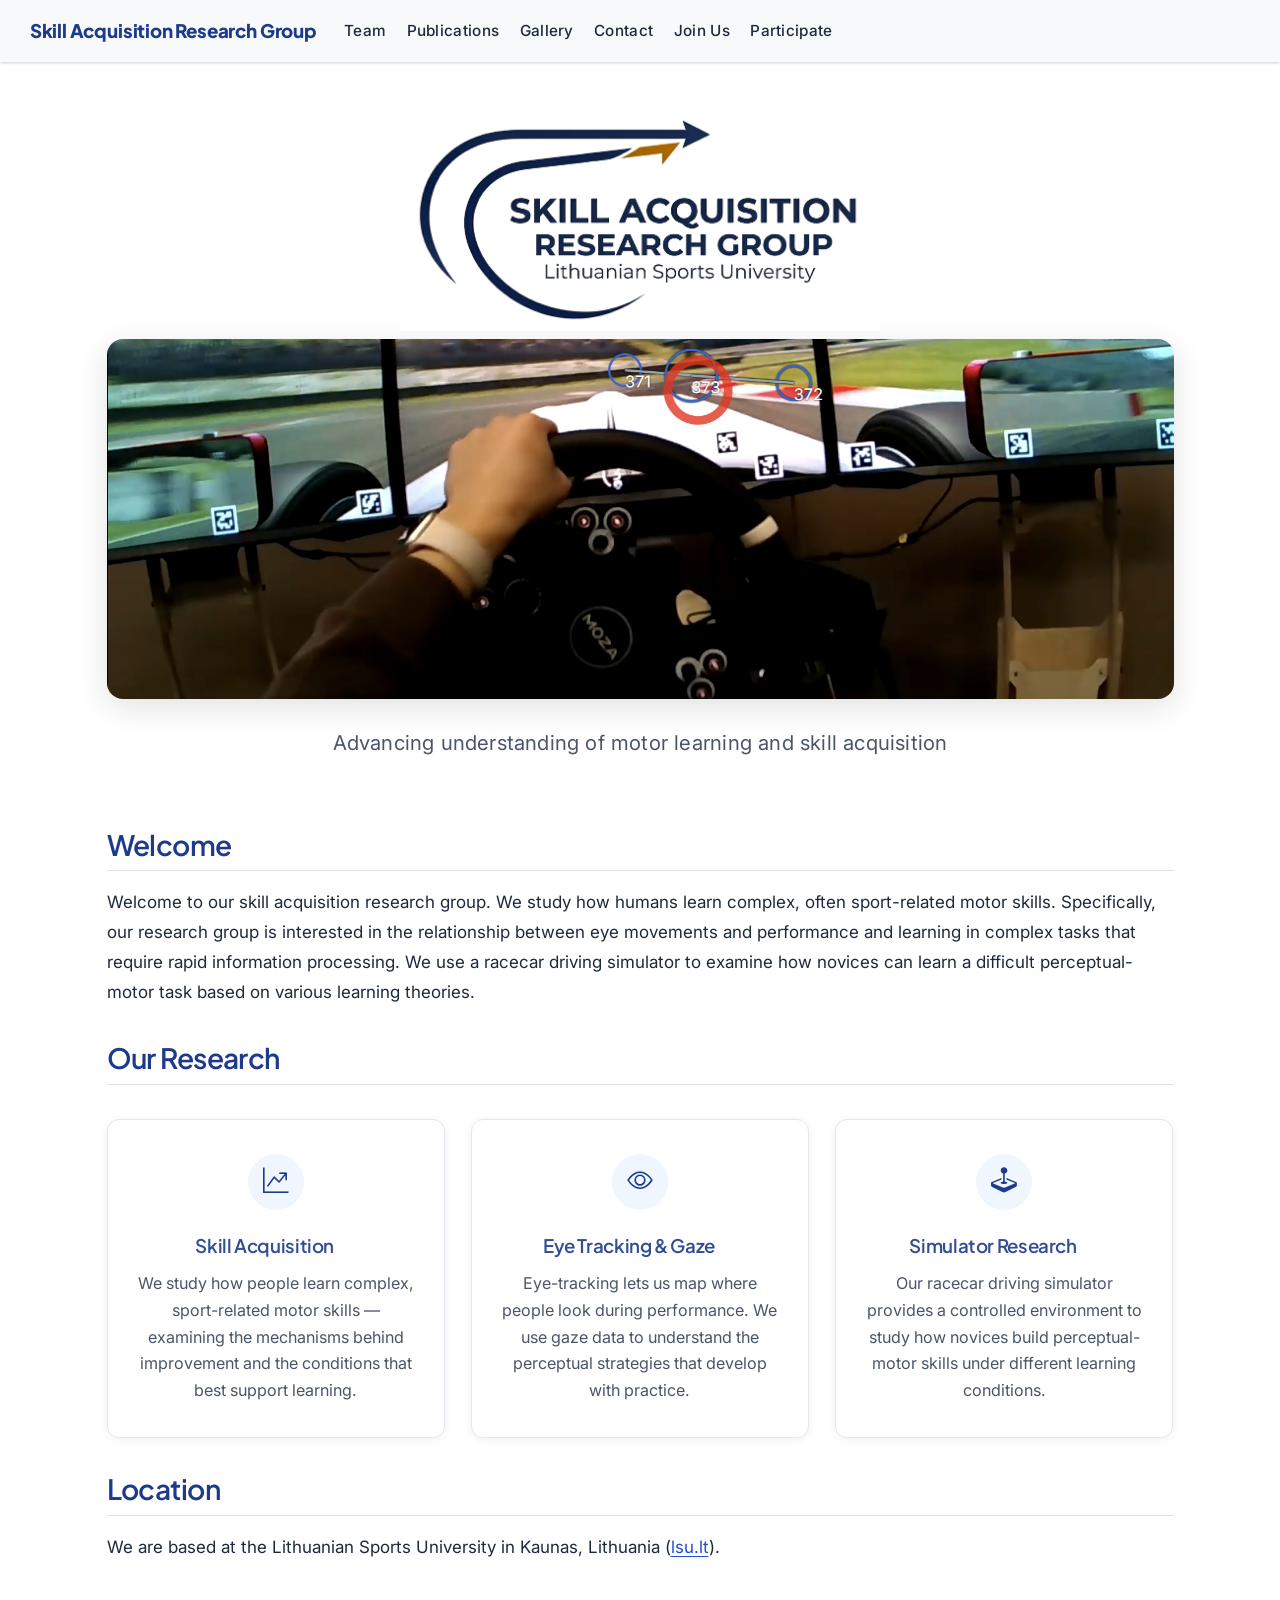
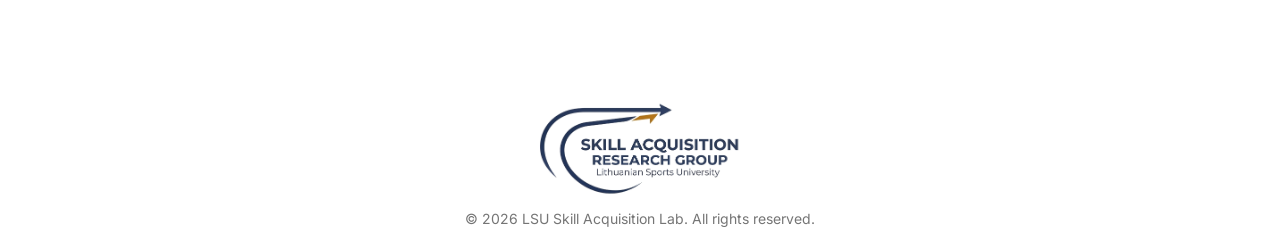
<file: docs/index.html>
<!DOCTYPE html>
<html xmlns="http://www.w3.org/1999/xhtml" lang="en" xml:lang="en"><head>

<meta charset="utf-8">
<meta name="generator" content="quarto-1.7.30">

<meta name="viewport" content="width=device-width, initial-scale=1.0, user-scalable=yes">


<title>Skill Acquisition Research Group</title>
<style>
code{white-space: pre-wrap;}
span.smallcaps{font-variant: small-caps;}
div.columns{display: flex; gap: min(4vw, 1.5em);}
div.column{flex: auto; overflow-x: auto;}
div.hanging-indent{margin-left: 1.5em; text-indent: -1.5em;}
ul.task-list{list-style: none;}
ul.task-list li input[type="checkbox"] {
  width: 0.8em;
  margin: 0 0.8em 0.2em -1em; /* quarto-specific, see https://github.com/quarto-dev/quarto-cli/issues/4556 */ 
  vertical-align: middle;
}
</style>


<script src="site_libs/quarto-nav/quarto-nav.js"></script>
<script src="site_libs/quarto-nav/headroom.min.js"></script>
<script src="site_libs/clipboard/clipboard.min.js"></script>
<script src="site_libs/quarto-search/autocomplete.umd.js"></script>
<script src="site_libs/quarto-search/fuse.min.js"></script>
<script src="site_libs/quarto-search/quarto-search.js"></script>
<meta name="quarto:offset" content="./">
<script src="site_libs/quarto-html/quarto.js" type="module"></script>
<script src="site_libs/quarto-html/tabsets/tabsets.js" type="module"></script>
<script src="site_libs/quarto-html/popper.min.js"></script>
<script src="site_libs/quarto-html/tippy.umd.min.js"></script>
<script src="site_libs/quarto-html/anchor.min.js"></script>
<link href="site_libs/quarto-html/tippy.css" rel="stylesheet">
<link href="site_libs/quarto-html/quarto-syntax-highlighting-de070a7b0ab54f8780927367ac907214.css" rel="stylesheet" id="quarto-text-highlighting-styles">
<script src="site_libs/bootstrap/bootstrap.min.js"></script>
<link href="site_libs/bootstrap/bootstrap-icons.css" rel="stylesheet">
<link href="site_libs/bootstrap/bootstrap-a59e2a99ef3975f9d9cfe16e191b768d.min.css" rel="stylesheet" append-hash="true" id="quarto-bootstrap" data-mode="light">
<script id="quarto-search-options" type="application/json">{
  "location": "navbar",
  "copy-button": false,
  "collapse-after": 3,
  "panel-placement": "end",
  "type": "overlay",
  "limit": 50,
  "keyboard-shortcut": [
    "f",
    "/",
    "s"
  ],
  "show-item-context": false,
  "language": {
    "search-no-results-text": "No results",
    "search-matching-documents-text": "matching documents",
    "search-copy-link-title": "Copy link to search",
    "search-hide-matches-text": "Hide additional matches",
    "search-more-match-text": "more match in this document",
    "search-more-matches-text": "more matches in this document",
    "search-clear-button-title": "Clear",
    "search-text-placeholder": "",
    "search-detached-cancel-button-title": "Cancel",
    "search-submit-button-title": "Submit",
    "search-label": "Search"
  }
}</script>
<link rel="preconnect" href="https://fonts.googleapis.com">
<link rel="preconnect" href="https://fonts.gstatic.com" crossorigin="">
<link href="https://fonts.googleapis.com/css2?family=Inter:ital,wght@0,300;0,400;0,500;0,600;0,700;1,400&amp;family=Plus+Jakarta+Sans:wght@600;700;800&amp;display=swap" rel="stylesheet">
<style>#title-block-header { display: none; }</style>


<link rel="stylesheet" href="styles.css">
</head>

<body class="nav-fixed quarto-light">

<div id="quarto-search-results"></div>
  <header id="quarto-header" class="headroom fixed-top">
    <nav class="navbar navbar-expand-lg " data-bs-theme="dark">
      <div class="navbar-container container-fluid">
      <div class="navbar-brand-container mx-auto">
    <a class="navbar-brand" href="./index.html">
    <span class="navbar-title">Skill Acquisition Research Group</span>
    </a>
  </div>
          <button class="navbar-toggler" type="button" data-bs-toggle="collapse" data-bs-target="#navbarCollapse" aria-controls="navbarCollapse" role="menu" aria-expanded="false" aria-label="Toggle navigation" onclick="if (window.quartoToggleHeadroom) { window.quartoToggleHeadroom(); }">
  <span class="navbar-toggler-icon"></span>
</button>
          <div class="collapse navbar-collapse" id="navbarCollapse">
            <ul class="navbar-nav navbar-nav-scroll me-auto">
  <li class="nav-item">
    <a class="nav-link" href="./team.html"> 
<span class="menu-text">Team</span></a>
  </li>  
  <li class="nav-item">
    <a class="nav-link" href="./publications.html"> 
<span class="menu-text">Publications</span></a>
  </li>  
  <li class="nav-item">
    <a class="nav-link" href="./gallery.html"> 
<span class="menu-text">Gallery</span></a>
  </li>  
  <li class="nav-item">
    <a class="nav-link" href="./contact.html"> 
<span class="menu-text">Contact</span></a>
  </li>  
  <li class="nav-item">
    <a class="nav-link" href="./join.html"> 
<span class="menu-text">Join Us</span></a>
  </li>  
  <li class="nav-item">
    <a class="nav-link" href="./participate.html"> 
<span class="menu-text">Participate</span></a>
  </li>  
</ul>
          </div> <!-- /navcollapse -->
            <div class="quarto-navbar-tools">
</div>
      </div> <!-- /container-fluid -->
    </nav>
</header>
<!-- content -->
<div id="quarto-content" class="quarto-container page-columns page-rows-contents page-layout-full page-navbar">
<!-- sidebar -->
<!-- margin-sidebar -->
    
<!-- main -->
<main class="content column-page" id="quarto-document-content">

<header id="title-block-header" class="quarto-title-block default">
<div class="quarto-title">
<h1 class="title">Skill Acquisition Research Group</h1>
</div>



<div class="quarto-title-meta column-page">

    
  
    
  </div>
  


</header>


<div class="page-hero">
<p><img src="images/lab_logo_1.png" class="hero-logo" alt="Skill Acquisition Research Group – Lithuanian Sports University"></p>
<p><img src="images/simulator_3.png" class="hero-image" alt="Racing simulator used in motor learning research at the LSU Skill Acquisition Lab"></p>
<div class="hero-subtitle">
<p>Advancing understanding of motor learning and skill acquisition</p>
</div>
</div>
<div class="content-section">
<section id="welcome" class="level2">
<h2 class="anchored" data-anchor-id="welcome">Welcome</h2>
<p>Welcome to our skill acquisition research group. We study how humans learn complex, often sport-related motor skills. Specifically, our research group is interested in the relationship between eye movements and performance and learning in complex tasks that require rapid information processing. We use a racecar driving simulator to examine how novices can learn a difficult perceptual-motor task based on various learning theories.</p>
</section>
<section id="our-research" class="level2">
<h2 class="anchored" data-anchor-id="our-research">Our Research</h2>
<div class="research-cards" role="list">
<div class="research-card" role="listitem">
<div class="research-card-icon" aria-hidden="true">
<i class="bi bi-graph-up-arrow"></i>
</div>
<section id="skill-acquisition" class="level3">
<h3 class="anchored" data-anchor-id="skill-acquisition">Skill Acquisition</h3>
<p>We study how people learn complex, sport-related motor skills — examining the mechanisms behind improvement and the conditions that best support learning.</p>
</section>
</div>
<div class="research-card" role="listitem">
<div class="research-card-icon" aria-hidden="true">
<i class="bi bi-eye"></i>
</div>
<section id="eye-tracking-gaze" class="level3">
<h3 class="anchored" data-anchor-id="eye-tracking-gaze">Eye Tracking &amp; Gaze</h3>
<p>Eye-tracking lets us map where people look during performance. We use gaze data to understand the perceptual strategies that develop with practice.</p>
</section>
</div>
<div class="research-card" role="listitem">
<div class="research-card-icon" aria-hidden="true">
<i class="bi bi-joystick"></i>
</div>
<section id="simulator-research" class="level3">
<h3 class="anchored" data-anchor-id="simulator-research">Simulator Research</h3>
<p>Our racecar driving simulator provides a controlled environment to study how novices build perceptual-motor skills under different learning conditions.</p>
</section>
</div>
</div>
</section>
<section id="location" class="level2">
<h2 class="anchored" data-anchor-id="location">Location</h2>
<p>We are based at the Lithuanian Sports University in Kaunas, Lithuania (<a href="https://www.lsu.lt/" target="_blank" aria-label="Lithuanian Sports University website (opens in new tab)">lsu.lt</a>).</p>
</section>
</div>



</main> <!-- /main -->
<script>
(function () {
  // Insert skip link as the very first element in <body>, before the navbar
  var skipLink = document.createElement('a');
  skipLink.href = '#quarto-document-content';
  skipLink.className = 'skip-link';
  var pageLang = document.documentElement.lang || 'en';
  skipLink.textContent = pageLang.startsWith('lt') ? 'Pereiti prie pagrindinio turinio' : 'Skip to main content';
  document.body.insertBefore(skipLink, document.body.firstChild);

  // Remove incorrect role="menu" from the mobile navbar toggler button
  var toggler = document.querySelector('button.navbar-toggler[role="menu"]');
  if (toggler) toggler.removeAttribute('role');
})();
</script>
<script id="quarto-html-after-body" type="application/javascript">
  window.document.addEventListener("DOMContentLoaded", function (event) {
    const icon = "";
    const anchorJS = new window.AnchorJS();
    anchorJS.options = {
      placement: 'right',
      icon: icon
    };
    anchorJS.add('.anchored');
    const isCodeAnnotation = (el) => {
      for (const clz of el.classList) {
        if (clz.startsWith('code-annotation-')) {                     
          return true;
        }
      }
      return false;
    }
    const onCopySuccess = function(e) {
      // button target
      const button = e.trigger;
      // don't keep focus
      button.blur();
      // flash "checked"
      button.classList.add('code-copy-button-checked');
      var currentTitle = button.getAttribute("title");
      button.setAttribute("title", "Copied!");
      let tooltip;
      if (window.bootstrap) {
        button.setAttribute("data-bs-toggle", "tooltip");
        button.setAttribute("data-bs-placement", "left");
        button.setAttribute("data-bs-title", "Copied!");
        tooltip = new bootstrap.Tooltip(button, 
          { trigger: "manual", 
            customClass: "code-copy-button-tooltip",
            offset: [0, -8]});
        tooltip.show();    
      }
      setTimeout(function() {
        if (tooltip) {
          tooltip.hide();
          button.removeAttribute("data-bs-title");
          button.removeAttribute("data-bs-toggle");
          button.removeAttribute("data-bs-placement");
        }
        button.setAttribute("title", currentTitle);
        button.classList.remove('code-copy-button-checked');
      }, 1000);
      // clear code selection
      e.clearSelection();
    }
    const getTextToCopy = function(trigger) {
        const codeEl = trigger.previousElementSibling.cloneNode(true);
        for (const childEl of codeEl.children) {
          if (isCodeAnnotation(childEl)) {
            childEl.remove();
          }
        }
        return codeEl.innerText;
    }
    const clipboard = new window.ClipboardJS('.code-copy-button:not([data-in-quarto-modal])', {
      text: getTextToCopy
    });
    clipboard.on('success', onCopySuccess);
    if (window.document.getElementById('quarto-embedded-source-code-modal')) {
      const clipboardModal = new window.ClipboardJS('.code-copy-button[data-in-quarto-modal]', {
        text: getTextToCopy,
        container: window.document.getElementById('quarto-embedded-source-code-modal')
      });
      clipboardModal.on('success', onCopySuccess);
    }
      var localhostRegex = new RegExp(/^(?:http|https):\/\/localhost\:?[0-9]*\//);
      var mailtoRegex = new RegExp(/^mailto:/);
        var filterRegex = new RegExp("https:\/\/lsumotorlab\.github\.io\/lsu_lab_webpage");
      var isInternal = (href) => {
          return filterRegex.test(href) || localhostRegex.test(href) || mailtoRegex.test(href);
      }
      // Inspect non-navigation links and adorn them if external
     var links = window.document.querySelectorAll('a[href]:not(.nav-link):not(.navbar-brand):not(.toc-action):not(.sidebar-link):not(.sidebar-item-toggle):not(.pagination-link):not(.no-external):not([aria-hidden]):not(.dropdown-item):not(.quarto-navigation-tool):not(.about-link)');
      for (var i=0; i<links.length; i++) {
        const link = links[i];
        if (!isInternal(link.href)) {
          // undo the damage that might have been done by quarto-nav.js in the case of
          // links that we want to consider external
          if (link.dataset.originalHref !== undefined) {
            link.href = link.dataset.originalHref;
          }
        }
      }
    function tippyHover(el, contentFn, onTriggerFn, onUntriggerFn) {
      const config = {
        allowHTML: true,
        maxWidth: 500,
        delay: 100,
        arrow: false,
        appendTo: function(el) {
            return el.parentElement;
        },
        interactive: true,
        interactiveBorder: 10,
        theme: 'quarto',
        placement: 'bottom-start',
      };
      if (contentFn) {
        config.content = contentFn;
      }
      if (onTriggerFn) {
        config.onTrigger = onTriggerFn;
      }
      if (onUntriggerFn) {
        config.onUntrigger = onUntriggerFn;
      }
      window.tippy(el, config); 
    }
    const noterefs = window.document.querySelectorAll('a[role="doc-noteref"]');
    for (var i=0; i<noterefs.length; i++) {
      const ref = noterefs[i];
      tippyHover(ref, function() {
        // use id or data attribute instead here
        let href = ref.getAttribute('data-footnote-href') || ref.getAttribute('href');
        try { href = new URL(href).hash; } catch {}
        const id = href.replace(/^#\/?/, "");
        const note = window.document.getElementById(id);
        if (note) {
          return note.innerHTML;
        } else {
          return "";
        }
      });
    }
    const xrefs = window.document.querySelectorAll('a.quarto-xref');
    const processXRef = (id, note) => {
      // Strip column container classes
      const stripColumnClz = (el) => {
        el.classList.remove("page-full", "page-columns");
        if (el.children) {
          for (const child of el.children) {
            stripColumnClz(child);
          }
        }
      }
      stripColumnClz(note)
      if (id === null || id.startsWith('sec-')) {
        // Special case sections, only their first couple elements
        const container = document.createElement("div");
        if (note.children && note.children.length > 2) {
          container.appendChild(note.children[0].cloneNode(true));
          for (let i = 1; i < note.children.length; i++) {
            const child = note.children[i];
            if (child.tagName === "P" && child.innerText === "") {
              continue;
            } else {
              container.appendChild(child.cloneNode(true));
              break;
            }
          }
          if (window.Quarto?.typesetMath) {
            window.Quarto.typesetMath(container);
          }
          return container.innerHTML
        } else {
          if (window.Quarto?.typesetMath) {
            window.Quarto.typesetMath(note);
          }
          return note.innerHTML;
        }
      } else {
        // Remove any anchor links if they are present
        const anchorLink = note.querySelector('a.anchorjs-link');
        if (anchorLink) {
          anchorLink.remove();
        }
        if (window.Quarto?.typesetMath) {
          window.Quarto.typesetMath(note);
        }
        if (note.classList.contains("callout")) {
          return note.outerHTML;
        } else {
          return note.innerHTML;
        }
      }
    }
    for (var i=0; i<xrefs.length; i++) {
      const xref = xrefs[i];
      tippyHover(xref, undefined, function(instance) {
        instance.disable();
        let url = xref.getAttribute('href');
        let hash = undefined; 
        if (url.startsWith('#')) {
          hash = url;
        } else {
          try { hash = new URL(url).hash; } catch {}
        }
        if (hash) {
          const id = hash.replace(/^#\/?/, "");
          const note = window.document.getElementById(id);
          if (note !== null) {
            try {
              const html = processXRef(id, note.cloneNode(true));
              instance.setContent(html);
            } finally {
              instance.enable();
              instance.show();
            }
          } else {
            // See if we can fetch this
            fetch(url.split('#')[0])
            .then(res => res.text())
            .then(html => {
              const parser = new DOMParser();
              const htmlDoc = parser.parseFromString(html, "text/html");
              const note = htmlDoc.getElementById(id);
              if (note !== null) {
                const html = processXRef(id, note);
                instance.setContent(html);
              } 
            }).finally(() => {
              instance.enable();
              instance.show();
            });
          }
        } else {
          // See if we can fetch a full url (with no hash to target)
          // This is a special case and we should probably do some content thinning / targeting
          fetch(url)
          .then(res => res.text())
          .then(html => {
            const parser = new DOMParser();
            const htmlDoc = parser.parseFromString(html, "text/html");
            const note = htmlDoc.querySelector('main.content');
            if (note !== null) {
              // This should only happen for chapter cross references
              // (since there is no id in the URL)
              // remove the first header
              if (note.children.length > 0 && note.children[0].tagName === "HEADER") {
                note.children[0].remove();
              }
              const html = processXRef(null, note);
              instance.setContent(html);
            } 
          }).finally(() => {
            instance.enable();
            instance.show();
          });
        }
      }, function(instance) {
      });
    }
        let selectedAnnoteEl;
        const selectorForAnnotation = ( cell, annotation) => {
          let cellAttr = 'data-code-cell="' + cell + '"';
          let lineAttr = 'data-code-annotation="' +  annotation + '"';
          const selector = 'span[' + cellAttr + '][' + lineAttr + ']';
          return selector;
        }
        const selectCodeLines = (annoteEl) => {
          const doc = window.document;
          const targetCell = annoteEl.getAttribute("data-target-cell");
          const targetAnnotation = annoteEl.getAttribute("data-target-annotation");
          const annoteSpan = window.document.querySelector(selectorForAnnotation(targetCell, targetAnnotation));
          const lines = annoteSpan.getAttribute("data-code-lines").split(",");
          const lineIds = lines.map((line) => {
            return targetCell + "-" + line;
          })
          let top = null;
          let height = null;
          let parent = null;
          if (lineIds.length > 0) {
              //compute the position of the single el (top and bottom and make a div)
              const el = window.document.getElementById(lineIds[0]);
              top = el.offsetTop;
              height = el.offsetHeight;
              parent = el.parentElement.parentElement;
            if (lineIds.length > 1) {
              const lastEl = window.document.getElementById(lineIds[lineIds.length - 1]);
              const bottom = lastEl.offsetTop + lastEl.offsetHeight;
              height = bottom - top;
            }
            if (top !== null && height !== null && parent !== null) {
              // cook up a div (if necessary) and position it 
              let div = window.document.getElementById("code-annotation-line-highlight");
              if (div === null) {
                div = window.document.createElement("div");
                div.setAttribute("id", "code-annotation-line-highlight");
                div.style.position = 'absolute';
                parent.appendChild(div);
              }
              div.style.top = top - 2 + "px";
              div.style.height = height + 4 + "px";
              div.style.left = 0;
              let gutterDiv = window.document.getElementById("code-annotation-line-highlight-gutter");
              if (gutterDiv === null) {
                gutterDiv = window.document.createElement("div");
                gutterDiv.setAttribute("id", "code-annotation-line-highlight-gutter");
                gutterDiv.style.position = 'absolute';
                const codeCell = window.document.getElementById(targetCell);
                const gutter = codeCell.querySelector('.code-annotation-gutter');
                gutter.appendChild(gutterDiv);
              }
              gutterDiv.style.top = top - 2 + "px";
              gutterDiv.style.height = height + 4 + "px";
            }
            selectedAnnoteEl = annoteEl;
          }
        };
        const unselectCodeLines = () => {
          const elementsIds = ["code-annotation-line-highlight", "code-annotation-line-highlight-gutter"];
          elementsIds.forEach((elId) => {
            const div = window.document.getElementById(elId);
            if (div) {
              div.remove();
            }
          });
          selectedAnnoteEl = undefined;
        };
          // Handle positioning of the toggle
      window.addEventListener(
        "resize",
        throttle(() => {
          elRect = undefined;
          if (selectedAnnoteEl) {
            selectCodeLines(selectedAnnoteEl);
          }
        }, 10)
      );
      function throttle(fn, ms) {
      let throttle = false;
      let timer;
        return (...args) => {
          if(!throttle) { // first call gets through
              fn.apply(this, args);
              throttle = true;
          } else { // all the others get throttled
              if(timer) clearTimeout(timer); // cancel #2
              timer = setTimeout(() => {
                fn.apply(this, args);
                timer = throttle = false;
              }, ms);
          }
        };
      }
        // Attach click handler to the DT
        const annoteDls = window.document.querySelectorAll('dt[data-target-cell]');
        for (const annoteDlNode of annoteDls) {
          annoteDlNode.addEventListener('click', (event) => {
            const clickedEl = event.target;
            if (clickedEl !== selectedAnnoteEl) {
              unselectCodeLines();
              const activeEl = window.document.querySelector('dt[data-target-cell].code-annotation-active');
              if (activeEl) {
                activeEl.classList.remove('code-annotation-active');
              }
              selectCodeLines(clickedEl);
              clickedEl.classList.add('code-annotation-active');
            } else {
              // Unselect the line
              unselectCodeLines();
              clickedEl.classList.remove('code-annotation-active');
            }
          });
        }
    const findCites = (el) => {
      const parentEl = el.parentElement;
      if (parentEl) {
        const cites = parentEl.dataset.cites;
        if (cites) {
          return {
            el,
            cites: cites.split(' ')
          };
        } else {
          return findCites(el.parentElement)
        }
      } else {
        return undefined;
      }
    };
    var bibliorefs = window.document.querySelectorAll('a[role="doc-biblioref"]');
    for (var i=0; i<bibliorefs.length; i++) {
      const ref = bibliorefs[i];
      const citeInfo = findCites(ref);
      if (citeInfo) {
        tippyHover(citeInfo.el, function() {
          var popup = window.document.createElement('div');
          citeInfo.cites.forEach(function(cite) {
            var citeDiv = window.document.createElement('div');
            citeDiv.classList.add('hanging-indent');
            citeDiv.classList.add('csl-entry');
            var biblioDiv = window.document.getElementById('ref-' + cite);
            if (biblioDiv) {
              citeDiv.innerHTML = biblioDiv.innerHTML;
            }
            popup.appendChild(citeDiv);
          });
          return popup.innerHTML;
        });
      }
    }
  });
  </script>
</div> <!-- /content -->
<footer class="footer">
  <div class="nav-footer">
    <div class="nav-footer-left">
      &nbsp;
    </div>   
    <div class="nav-footer-center">
<p><a href="./"><img src="./images/lab_logo_1.png" style="height: 100px; display: block; margin: 0 auto 0.5rem; opacity: 0.9;" alt="Skill Acquisition Research Group"></a> © 2026 LSU Skill Acquisition Lab. All rights reserved.</p>
</div>
    <div class="nav-footer-right">
      &nbsp;
    </div>
  </div>
</footer>




</body></html>
</file>
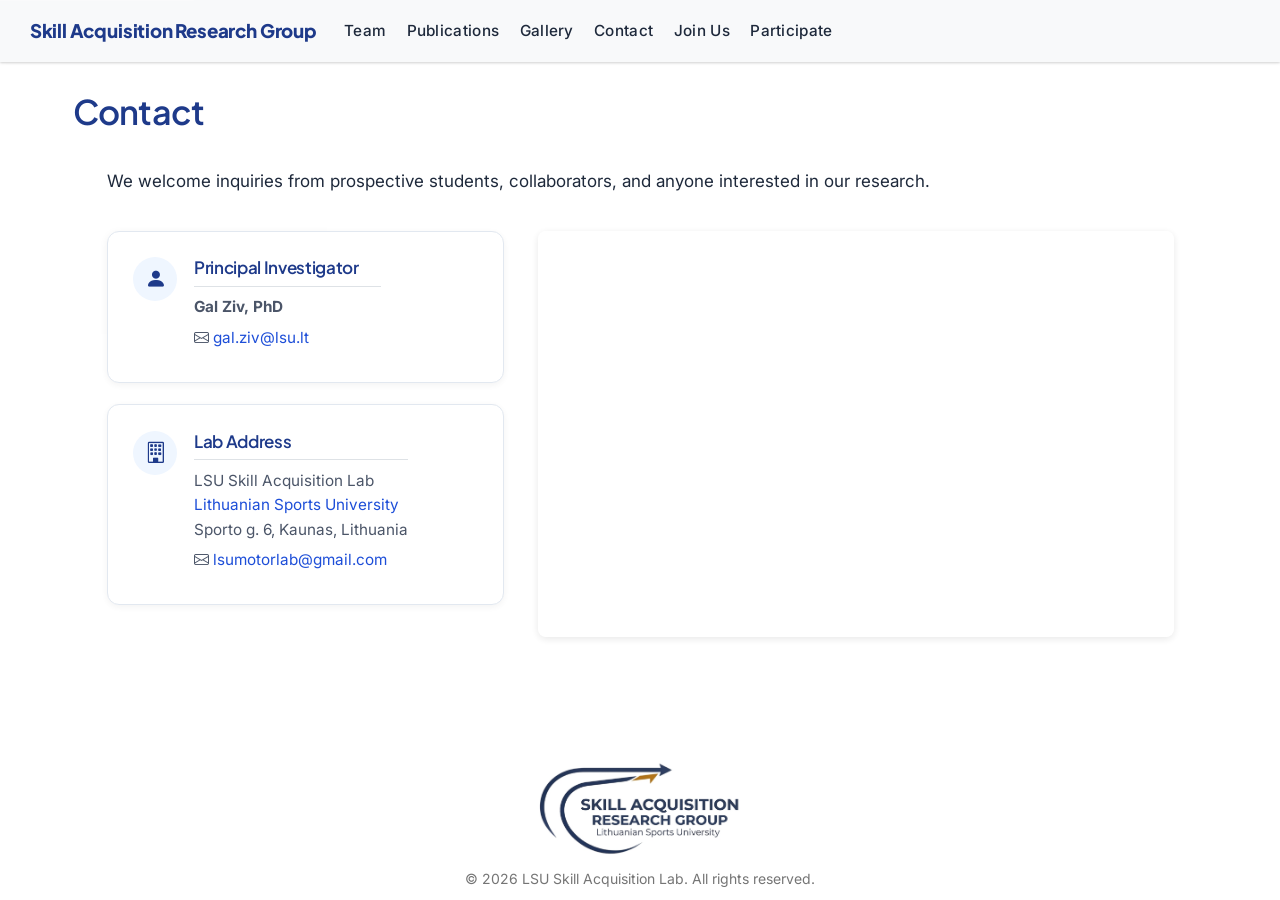
<file: docs/contact.html>
<!DOCTYPE html>
<html xmlns="http://www.w3.org/1999/xhtml" lang="en" xml:lang="en"><head>

<meta charset="utf-8">
<meta name="generator" content="quarto-1.7.30">

<meta name="viewport" content="width=device-width, initial-scale=1.0, user-scalable=yes">


<title>Contact – Skill Acquisition Research Group</title>
<style>
code{white-space: pre-wrap;}
span.smallcaps{font-variant: small-caps;}
div.columns{display: flex; gap: min(4vw, 1.5em);}
div.column{flex: auto; overflow-x: auto;}
div.hanging-indent{margin-left: 1.5em; text-indent: -1.5em;}
ul.task-list{list-style: none;}
ul.task-list li input[type="checkbox"] {
  width: 0.8em;
  margin: 0 0.8em 0.2em -1em; /* quarto-specific, see https://github.com/quarto-dev/quarto-cli/issues/4556 */ 
  vertical-align: middle;
}
</style>


<script src="site_libs/quarto-nav/quarto-nav.js"></script>
<script src="site_libs/quarto-nav/headroom.min.js"></script>
<script src="site_libs/clipboard/clipboard.min.js"></script>
<script src="site_libs/quarto-search/autocomplete.umd.js"></script>
<script src="site_libs/quarto-search/fuse.min.js"></script>
<script src="site_libs/quarto-search/quarto-search.js"></script>
<meta name="quarto:offset" content="./">
<script src="site_libs/quarto-html/quarto.js" type="module"></script>
<script src="site_libs/quarto-html/tabsets/tabsets.js" type="module"></script>
<script src="site_libs/quarto-html/popper.min.js"></script>
<script src="site_libs/quarto-html/tippy.umd.min.js"></script>
<script src="site_libs/quarto-html/anchor.min.js"></script>
<link href="site_libs/quarto-html/tippy.css" rel="stylesheet">
<link href="site_libs/quarto-html/quarto-syntax-highlighting-de070a7b0ab54f8780927367ac907214.css" rel="stylesheet" id="quarto-text-highlighting-styles">
<script src="site_libs/bootstrap/bootstrap.min.js"></script>
<link href="site_libs/bootstrap/bootstrap-icons.css" rel="stylesheet">
<link href="site_libs/bootstrap/bootstrap-a59e2a99ef3975f9d9cfe16e191b768d.min.css" rel="stylesheet" append-hash="true" id="quarto-bootstrap" data-mode="light">
<script id="quarto-search-options" type="application/json">{
  "location": "navbar",
  "copy-button": false,
  "collapse-after": 3,
  "panel-placement": "end",
  "type": "overlay",
  "limit": 50,
  "keyboard-shortcut": [
    "f",
    "/",
    "s"
  ],
  "show-item-context": false,
  "language": {
    "search-no-results-text": "No results",
    "search-matching-documents-text": "matching documents",
    "search-copy-link-title": "Copy link to search",
    "search-hide-matches-text": "Hide additional matches",
    "search-more-match-text": "more match in this document",
    "search-more-matches-text": "more matches in this document",
    "search-clear-button-title": "Clear",
    "search-text-placeholder": "",
    "search-detached-cancel-button-title": "Cancel",
    "search-submit-button-title": "Submit",
    "search-label": "Search"
  }
}</script>
<link rel="preconnect" href="https://fonts.googleapis.com">
<link rel="preconnect" href="https://fonts.gstatic.com" crossorigin="">
<link href="https://fonts.googleapis.com/css2?family=Inter:ital,wght@0,300;0,400;0,500;0,600;0,700;1,400&amp;family=Plus+Jakarta+Sans:wght@600;700;800&amp;display=swap" rel="stylesheet">


<link rel="stylesheet" href="styles.css">
</head>

<body class="nav-fixed quarto-light">

<div id="quarto-search-results"></div>
  <header id="quarto-header" class="headroom fixed-top">
    <nav class="navbar navbar-expand-lg " data-bs-theme="dark">
      <div class="navbar-container container-fluid">
      <div class="navbar-brand-container mx-auto">
    <a class="navbar-brand" href="./index.html">
    <span class="navbar-title">Skill Acquisition Research Group</span>
    </a>
  </div>
          <button class="navbar-toggler" type="button" data-bs-toggle="collapse" data-bs-target="#navbarCollapse" aria-controls="navbarCollapse" role="menu" aria-expanded="false" aria-label="Toggle navigation" onclick="if (window.quartoToggleHeadroom) { window.quartoToggleHeadroom(); }">
  <span class="navbar-toggler-icon"></span>
</button>
          <div class="collapse navbar-collapse" id="navbarCollapse">
            <ul class="navbar-nav navbar-nav-scroll me-auto">
  <li class="nav-item">
    <a class="nav-link" href="./team.html"> 
<span class="menu-text">Team</span></a>
  </li>  
  <li class="nav-item">
    <a class="nav-link" href="./publications.html"> 
<span class="menu-text">Publications</span></a>
  </li>  
  <li class="nav-item">
    <a class="nav-link" href="./gallery.html"> 
<span class="menu-text">Gallery</span></a>
  </li>  
  <li class="nav-item">
    <a class="nav-link active" href="./contact.html" aria-current="page"> 
<span class="menu-text">Contact</span></a>
  </li>  
  <li class="nav-item">
    <a class="nav-link" href="./join.html"> 
<span class="menu-text">Join Us</span></a>
  </li>  
  <li class="nav-item">
    <a class="nav-link" href="./participate.html"> 
<span class="menu-text">Participate</span></a>
  </li>  
</ul>
          </div> <!-- /navcollapse -->
            <div class="quarto-navbar-tools">
</div>
      </div> <!-- /container-fluid -->
    </nav>
</header>
<!-- content -->
<div id="quarto-content" class="quarto-container page-columns page-rows-contents page-layout-full page-navbar">
<!-- sidebar -->
<!-- margin-sidebar -->
    
<!-- main -->
<main class="content column-page" id="quarto-document-content">

<header id="title-block-header" class="quarto-title-block default">
<div class="quarto-title">
<h1 class="title">Contact</h1>
</div>



<div class="quarto-title-meta column-page">

    
  
    
  </div>
  


</header>


<div class="content-section">
<p>We welcome inquiries from prospective students, collaborators, and anyone interested in our research.</p>
<div class="contact-layout">
<div class="contact-cards">
<div class="contact-card">
<div class="contact-card-icon" aria-hidden="true">
<i class="bi bi-person-fill"></i>
</div>
<div class="contact-card-body">
<h2 class="anchored">
Principal Investigator
</h2>
<p>
<strong>Gal Ziv, PhD</strong>
</p>
<p>
<i class="bi bi-envelope" aria-hidden="true"></i> <a href="mailto:gal.ziv@lsu.lt">gal.ziv@lsu.lt</a>
</p>
</div>
</div>
<div class="contact-card">
<div class="contact-card-icon" aria-hidden="true">
<i class="bi bi-building"></i>
</div>
<div class="contact-card-body">
<h2 class="anchored">
Lab Address
</h2>
<p>
LSU Skill Acquisition Lab<br> <a href="https://www.lsu.lt/" target="_blank" aria-label="Lithuanian Sports University website (opens in new tab)">Lithuanian Sports University</a><br> Sporto g. 6, Kaunas, Lithuania
</p>
<p>
<i class="bi bi-envelope" aria-hidden="true"></i> <a href="mailto:lsumotorlab@gmail.com">lsumotorlab@gmail.com</a>
</p>
</div>
</div>
</div>
<div class="map-container contact-map">
<iframe src="https://maps.google.com/maps?q=Lithuanian+Sports+University,+Sporto+g.+6,+Kaunas,+Lithuania&amp;output=embed" title="Map of Lithuanian Sports University location" width="100%" height="380" style="border:0;" allowfullscreen="" loading="lazy" referrerpolicy="no-referrer-when-downgrade">
</iframe>
</div>
</div>
</div>



</main> <!-- /main -->
<script>
(function () {
  // Insert skip link as the very first element in <body>, before the navbar
  var skipLink = document.createElement('a');
  skipLink.href = '#quarto-document-content';
  skipLink.className = 'skip-link';
  var pageLang = document.documentElement.lang || 'en';
  skipLink.textContent = pageLang.startsWith('lt') ? 'Pereiti prie pagrindinio turinio' : 'Skip to main content';
  document.body.insertBefore(skipLink, document.body.firstChild);

  // Remove incorrect role="menu" from the mobile navbar toggler button
  var toggler = document.querySelector('button.navbar-toggler[role="menu"]');
  if (toggler) toggler.removeAttribute('role');
})();
</script>
<script id="quarto-html-after-body" type="application/javascript">
  window.document.addEventListener("DOMContentLoaded", function (event) {
    const icon = "";
    const anchorJS = new window.AnchorJS();
    anchorJS.options = {
      placement: 'right',
      icon: icon
    };
    anchorJS.add('.anchored');
    const isCodeAnnotation = (el) => {
      for (const clz of el.classList) {
        if (clz.startsWith('code-annotation-')) {                     
          return true;
        }
      }
      return false;
    }
    const onCopySuccess = function(e) {
      // button target
      const button = e.trigger;
      // don't keep focus
      button.blur();
      // flash "checked"
      button.classList.add('code-copy-button-checked');
      var currentTitle = button.getAttribute("title");
      button.setAttribute("title", "Copied!");
      let tooltip;
      if (window.bootstrap) {
        button.setAttribute("data-bs-toggle", "tooltip");
        button.setAttribute("data-bs-placement", "left");
        button.setAttribute("data-bs-title", "Copied!");
        tooltip = new bootstrap.Tooltip(button, 
          { trigger: "manual", 
            customClass: "code-copy-button-tooltip",
            offset: [0, -8]});
        tooltip.show();    
      }
      setTimeout(function() {
        if (tooltip) {
          tooltip.hide();
          button.removeAttribute("data-bs-title");
          button.removeAttribute("data-bs-toggle");
          button.removeAttribute("data-bs-placement");
        }
        button.setAttribute("title", currentTitle);
        button.classList.remove('code-copy-button-checked');
      }, 1000);
      // clear code selection
      e.clearSelection();
    }
    const getTextToCopy = function(trigger) {
        const codeEl = trigger.previousElementSibling.cloneNode(true);
        for (const childEl of codeEl.children) {
          if (isCodeAnnotation(childEl)) {
            childEl.remove();
          }
        }
        return codeEl.innerText;
    }
    const clipboard = new window.ClipboardJS('.code-copy-button:not([data-in-quarto-modal])', {
      text: getTextToCopy
    });
    clipboard.on('success', onCopySuccess);
    if (window.document.getElementById('quarto-embedded-source-code-modal')) {
      const clipboardModal = new window.ClipboardJS('.code-copy-button[data-in-quarto-modal]', {
        text: getTextToCopy,
        container: window.document.getElementById('quarto-embedded-source-code-modal')
      });
      clipboardModal.on('success', onCopySuccess);
    }
      var localhostRegex = new RegExp(/^(?:http|https):\/\/localhost\:?[0-9]*\//);
      var mailtoRegex = new RegExp(/^mailto:/);
        var filterRegex = new RegExp("https:\/\/lsumotorlab\.github\.io\/lsu_lab_webpage");
      var isInternal = (href) => {
          return filterRegex.test(href) || localhostRegex.test(href) || mailtoRegex.test(href);
      }
      // Inspect non-navigation links and adorn them if external
     var links = window.document.querySelectorAll('a[href]:not(.nav-link):not(.navbar-brand):not(.toc-action):not(.sidebar-link):not(.sidebar-item-toggle):not(.pagination-link):not(.no-external):not([aria-hidden]):not(.dropdown-item):not(.quarto-navigation-tool):not(.about-link)');
      for (var i=0; i<links.length; i++) {
        const link = links[i];
        if (!isInternal(link.href)) {
          // undo the damage that might have been done by quarto-nav.js in the case of
          // links that we want to consider external
          if (link.dataset.originalHref !== undefined) {
            link.href = link.dataset.originalHref;
          }
        }
      }
    function tippyHover(el, contentFn, onTriggerFn, onUntriggerFn) {
      const config = {
        allowHTML: true,
        maxWidth: 500,
        delay: 100,
        arrow: false,
        appendTo: function(el) {
            return el.parentElement;
        },
        interactive: true,
        interactiveBorder: 10,
        theme: 'quarto',
        placement: 'bottom-start',
      };
      if (contentFn) {
        config.content = contentFn;
      }
      if (onTriggerFn) {
        config.onTrigger = onTriggerFn;
      }
      if (onUntriggerFn) {
        config.onUntrigger = onUntriggerFn;
      }
      window.tippy(el, config); 
    }
    const noterefs = window.document.querySelectorAll('a[role="doc-noteref"]');
    for (var i=0; i<noterefs.length; i++) {
      const ref = noterefs[i];
      tippyHover(ref, function() {
        // use id or data attribute instead here
        let href = ref.getAttribute('data-footnote-href') || ref.getAttribute('href');
        try { href = new URL(href).hash; } catch {}
        const id = href.replace(/^#\/?/, "");
        const note = window.document.getElementById(id);
        if (note) {
          return note.innerHTML;
        } else {
          return "";
        }
      });
    }
    const xrefs = window.document.querySelectorAll('a.quarto-xref');
    const processXRef = (id, note) => {
      // Strip column container classes
      const stripColumnClz = (el) => {
        el.classList.remove("page-full", "page-columns");
        if (el.children) {
          for (const child of el.children) {
            stripColumnClz(child);
          }
        }
      }
      stripColumnClz(note)
      if (id === null || id.startsWith('sec-')) {
        // Special case sections, only their first couple elements
        const container = document.createElement("div");
        if (note.children && note.children.length > 2) {
          container.appendChild(note.children[0].cloneNode(true));
          for (let i = 1; i < note.children.length; i++) {
            const child = note.children[i];
            if (child.tagName === "P" && child.innerText === "") {
              continue;
            } else {
              container.appendChild(child.cloneNode(true));
              break;
            }
          }
          if (window.Quarto?.typesetMath) {
            window.Quarto.typesetMath(container);
          }
          return container.innerHTML
        } else {
          if (window.Quarto?.typesetMath) {
            window.Quarto.typesetMath(note);
          }
          return note.innerHTML;
        }
      } else {
        // Remove any anchor links if they are present
        const anchorLink = note.querySelector('a.anchorjs-link');
        if (anchorLink) {
          anchorLink.remove();
        }
        if (window.Quarto?.typesetMath) {
          window.Quarto.typesetMath(note);
        }
        if (note.classList.contains("callout")) {
          return note.outerHTML;
        } else {
          return note.innerHTML;
        }
      }
    }
    for (var i=0; i<xrefs.length; i++) {
      const xref = xrefs[i];
      tippyHover(xref, undefined, function(instance) {
        instance.disable();
        let url = xref.getAttribute('href');
        let hash = undefined; 
        if (url.startsWith('#')) {
          hash = url;
        } else {
          try { hash = new URL(url).hash; } catch {}
        }
        if (hash) {
          const id = hash.replace(/^#\/?/, "");
          const note = window.document.getElementById(id);
          if (note !== null) {
            try {
              const html = processXRef(id, note.cloneNode(true));
              instance.setContent(html);
            } finally {
              instance.enable();
              instance.show();
            }
          } else {
            // See if we can fetch this
            fetch(url.split('#')[0])
            .then(res => res.text())
            .then(html => {
              const parser = new DOMParser();
              const htmlDoc = parser.parseFromString(html, "text/html");
              const note = htmlDoc.getElementById(id);
              if (note !== null) {
                const html = processXRef(id, note);
                instance.setContent(html);
              } 
            }).finally(() => {
              instance.enable();
              instance.show();
            });
          }
        } else {
          // See if we can fetch a full url (with no hash to target)
          // This is a special case and we should probably do some content thinning / targeting
          fetch(url)
          .then(res => res.text())
          .then(html => {
            const parser = new DOMParser();
            const htmlDoc = parser.parseFromString(html, "text/html");
            const note = htmlDoc.querySelector('main.content');
            if (note !== null) {
              // This should only happen for chapter cross references
              // (since there is no id in the URL)
              // remove the first header
              if (note.children.length > 0 && note.children[0].tagName === "HEADER") {
                note.children[0].remove();
              }
              const html = processXRef(null, note);
              instance.setContent(html);
            } 
          }).finally(() => {
            instance.enable();
            instance.show();
          });
        }
      }, function(instance) {
      });
    }
        let selectedAnnoteEl;
        const selectorForAnnotation = ( cell, annotation) => {
          let cellAttr = 'data-code-cell="' + cell + '"';
          let lineAttr = 'data-code-annotation="' +  annotation + '"';
          const selector = 'span[' + cellAttr + '][' + lineAttr + ']';
          return selector;
        }
        const selectCodeLines = (annoteEl) => {
          const doc = window.document;
          const targetCell = annoteEl.getAttribute("data-target-cell");
          const targetAnnotation = annoteEl.getAttribute("data-target-annotation");
          const annoteSpan = window.document.querySelector(selectorForAnnotation(targetCell, targetAnnotation));
          const lines = annoteSpan.getAttribute("data-code-lines").split(",");
          const lineIds = lines.map((line) => {
            return targetCell + "-" + line;
          })
          let top = null;
          let height = null;
          let parent = null;
          if (lineIds.length > 0) {
              //compute the position of the single el (top and bottom and make a div)
              const el = window.document.getElementById(lineIds[0]);
              top = el.offsetTop;
              height = el.offsetHeight;
              parent = el.parentElement.parentElement;
            if (lineIds.length > 1) {
              const lastEl = window.document.getElementById(lineIds[lineIds.length - 1]);
              const bottom = lastEl.offsetTop + lastEl.offsetHeight;
              height = bottom - top;
            }
            if (top !== null && height !== null && parent !== null) {
              // cook up a div (if necessary) and position it 
              let div = window.document.getElementById("code-annotation-line-highlight");
              if (div === null) {
                div = window.document.createElement("div");
                div.setAttribute("id", "code-annotation-line-highlight");
                div.style.position = 'absolute';
                parent.appendChild(div);
              }
              div.style.top = top - 2 + "px";
              div.style.height = height + 4 + "px";
              div.style.left = 0;
              let gutterDiv = window.document.getElementById("code-annotation-line-highlight-gutter");
              if (gutterDiv === null) {
                gutterDiv = window.document.createElement("div");
                gutterDiv.setAttribute("id", "code-annotation-line-highlight-gutter");
                gutterDiv.style.position = 'absolute';
                const codeCell = window.document.getElementById(targetCell);
                const gutter = codeCell.querySelector('.code-annotation-gutter');
                gutter.appendChild(gutterDiv);
              }
              gutterDiv.style.top = top - 2 + "px";
              gutterDiv.style.height = height + 4 + "px";
            }
            selectedAnnoteEl = annoteEl;
          }
        };
        const unselectCodeLines = () => {
          const elementsIds = ["code-annotation-line-highlight", "code-annotation-line-highlight-gutter"];
          elementsIds.forEach((elId) => {
            const div = window.document.getElementById(elId);
            if (div) {
              div.remove();
            }
          });
          selectedAnnoteEl = undefined;
        };
          // Handle positioning of the toggle
      window.addEventListener(
        "resize",
        throttle(() => {
          elRect = undefined;
          if (selectedAnnoteEl) {
            selectCodeLines(selectedAnnoteEl);
          }
        }, 10)
      );
      function throttle(fn, ms) {
      let throttle = false;
      let timer;
        return (...args) => {
          if(!throttle) { // first call gets through
              fn.apply(this, args);
              throttle = true;
          } else { // all the others get throttled
              if(timer) clearTimeout(timer); // cancel #2
              timer = setTimeout(() => {
                fn.apply(this, args);
                timer = throttle = false;
              }, ms);
          }
        };
      }
        // Attach click handler to the DT
        const annoteDls = window.document.querySelectorAll('dt[data-target-cell]');
        for (const annoteDlNode of annoteDls) {
          annoteDlNode.addEventListener('click', (event) => {
            const clickedEl = event.target;
            if (clickedEl !== selectedAnnoteEl) {
              unselectCodeLines();
              const activeEl = window.document.querySelector('dt[data-target-cell].code-annotation-active');
              if (activeEl) {
                activeEl.classList.remove('code-annotation-active');
              }
              selectCodeLines(clickedEl);
              clickedEl.classList.add('code-annotation-active');
            } else {
              // Unselect the line
              unselectCodeLines();
              clickedEl.classList.remove('code-annotation-active');
            }
          });
        }
    const findCites = (el) => {
      const parentEl = el.parentElement;
      if (parentEl) {
        const cites = parentEl.dataset.cites;
        if (cites) {
          return {
            el,
            cites: cites.split(' ')
          };
        } else {
          return findCites(el.parentElement)
        }
      } else {
        return undefined;
      }
    };
    var bibliorefs = window.document.querySelectorAll('a[role="doc-biblioref"]');
    for (var i=0; i<bibliorefs.length; i++) {
      const ref = bibliorefs[i];
      const citeInfo = findCites(ref);
      if (citeInfo) {
        tippyHover(citeInfo.el, function() {
          var popup = window.document.createElement('div');
          citeInfo.cites.forEach(function(cite) {
            var citeDiv = window.document.createElement('div');
            citeDiv.classList.add('hanging-indent');
            citeDiv.classList.add('csl-entry');
            var biblioDiv = window.document.getElementById('ref-' + cite);
            if (biblioDiv) {
              citeDiv.innerHTML = biblioDiv.innerHTML;
            }
            popup.appendChild(citeDiv);
          });
          return popup.innerHTML;
        });
      }
    }
  });
  </script>
</div> <!-- /content -->
<footer class="footer">
  <div class="nav-footer">
    <div class="nav-footer-left">
      &nbsp;
    </div>   
    <div class="nav-footer-center">
<p><a href="./"><img src="./images/lab_logo_1.png" style="height: 100px; display: block; margin: 0 auto 0.5rem; opacity: 0.9;" alt="Skill Acquisition Research Group"></a> © 2026 LSU Skill Acquisition Lab. All rights reserved.</p>
</div>
    <div class="nav-footer-right">
      &nbsp;
    </div>
  </div>
</footer>




</body></html>
</file>
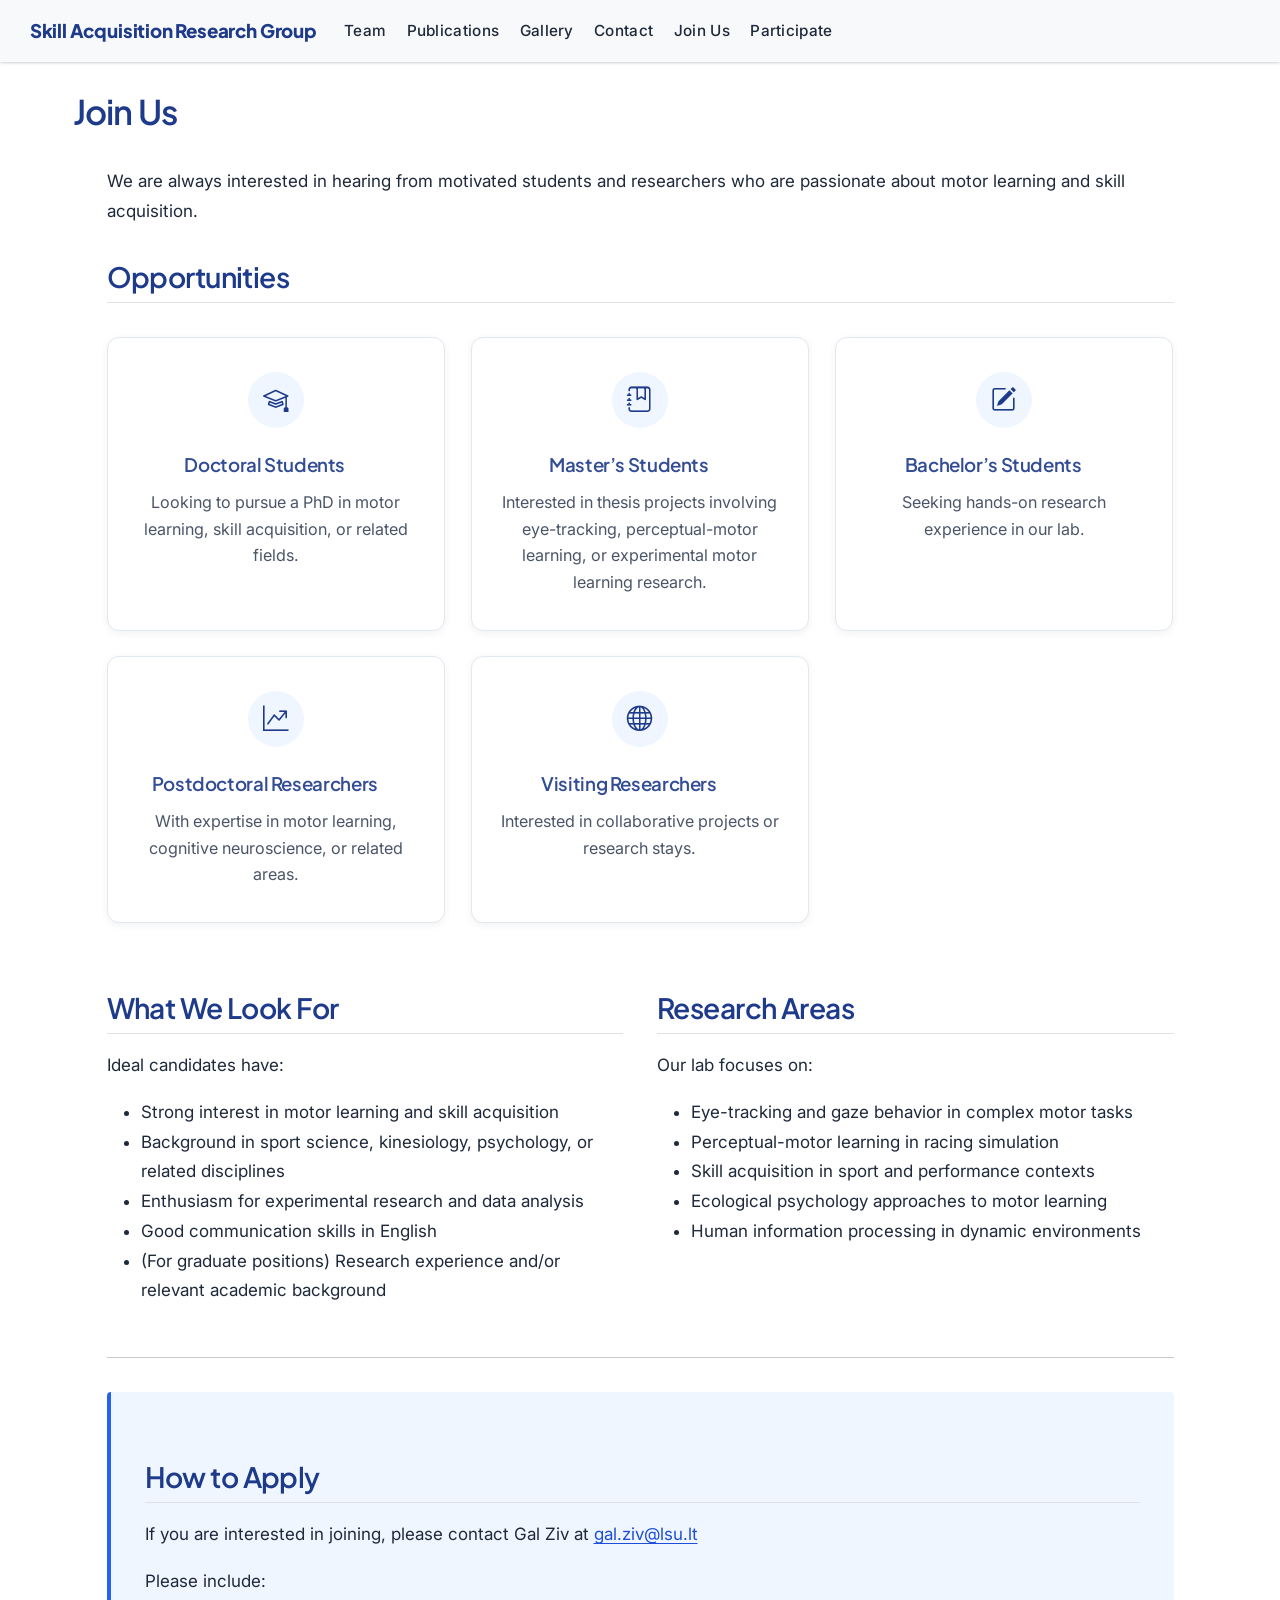
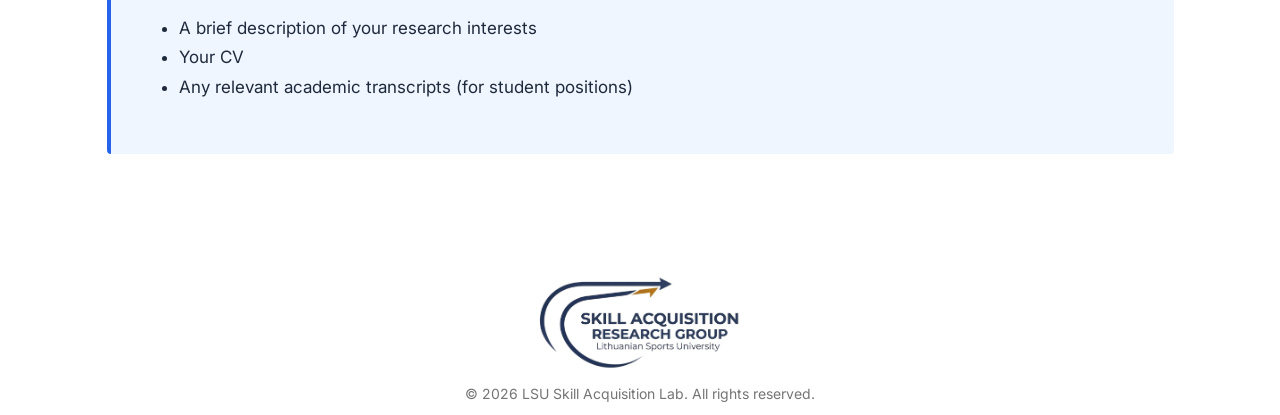
<file: docs/join.html>
<!DOCTYPE html>
<html xmlns="http://www.w3.org/1999/xhtml" lang="en" xml:lang="en"><head>

<meta charset="utf-8">
<meta name="generator" content="quarto-1.7.30">

<meta name="viewport" content="width=device-width, initial-scale=1.0, user-scalable=yes">


<title>Join Us – Skill Acquisition Research Group</title>
<style>
code{white-space: pre-wrap;}
span.smallcaps{font-variant: small-caps;}
div.columns{display: flex; gap: min(4vw, 1.5em);}
div.column{flex: auto; overflow-x: auto;}
div.hanging-indent{margin-left: 1.5em; text-indent: -1.5em;}
ul.task-list{list-style: none;}
ul.task-list li input[type="checkbox"] {
  width: 0.8em;
  margin: 0 0.8em 0.2em -1em; /* quarto-specific, see https://github.com/quarto-dev/quarto-cli/issues/4556 */ 
  vertical-align: middle;
}
</style>


<script src="site_libs/quarto-nav/quarto-nav.js"></script>
<script src="site_libs/quarto-nav/headroom.min.js"></script>
<script src="site_libs/clipboard/clipboard.min.js"></script>
<script src="site_libs/quarto-search/autocomplete.umd.js"></script>
<script src="site_libs/quarto-search/fuse.min.js"></script>
<script src="site_libs/quarto-search/quarto-search.js"></script>
<meta name="quarto:offset" content="./">
<script src="site_libs/quarto-html/quarto.js" type="module"></script>
<script src="site_libs/quarto-html/tabsets/tabsets.js" type="module"></script>
<script src="site_libs/quarto-html/popper.min.js"></script>
<script src="site_libs/quarto-html/tippy.umd.min.js"></script>
<script src="site_libs/quarto-html/anchor.min.js"></script>
<link href="site_libs/quarto-html/tippy.css" rel="stylesheet">
<link href="site_libs/quarto-html/quarto-syntax-highlighting-de070a7b0ab54f8780927367ac907214.css" rel="stylesheet" id="quarto-text-highlighting-styles">
<script src="site_libs/bootstrap/bootstrap.min.js"></script>
<link href="site_libs/bootstrap/bootstrap-icons.css" rel="stylesheet">
<link href="site_libs/bootstrap/bootstrap-a59e2a99ef3975f9d9cfe16e191b768d.min.css" rel="stylesheet" append-hash="true" id="quarto-bootstrap" data-mode="light">
<script id="quarto-search-options" type="application/json">{
  "location": "navbar",
  "copy-button": false,
  "collapse-after": 3,
  "panel-placement": "end",
  "type": "overlay",
  "limit": 50,
  "keyboard-shortcut": [
    "f",
    "/",
    "s"
  ],
  "show-item-context": false,
  "language": {
    "search-no-results-text": "No results",
    "search-matching-documents-text": "matching documents",
    "search-copy-link-title": "Copy link to search",
    "search-hide-matches-text": "Hide additional matches",
    "search-more-match-text": "more match in this document",
    "search-more-matches-text": "more matches in this document",
    "search-clear-button-title": "Clear",
    "search-text-placeholder": "",
    "search-detached-cancel-button-title": "Cancel",
    "search-submit-button-title": "Submit",
    "search-label": "Search"
  }
}</script>
<link rel="preconnect" href="https://fonts.googleapis.com">
<link rel="preconnect" href="https://fonts.gstatic.com" crossorigin="">
<link href="https://fonts.googleapis.com/css2?family=Inter:ital,wght@0,300;0,400;0,500;0,600;0,700;1,400&amp;family=Plus+Jakarta+Sans:wght@600;700;800&amp;display=swap" rel="stylesheet">


<link rel="stylesheet" href="styles.css">
</head>

<body class="nav-fixed quarto-light">

<div id="quarto-search-results"></div>
  <header id="quarto-header" class="headroom fixed-top">
    <nav class="navbar navbar-expand-lg " data-bs-theme="dark">
      <div class="navbar-container container-fluid">
      <div class="navbar-brand-container mx-auto">
    <a class="navbar-brand" href="./index.html">
    <span class="navbar-title">Skill Acquisition Research Group</span>
    </a>
  </div>
          <button class="navbar-toggler" type="button" data-bs-toggle="collapse" data-bs-target="#navbarCollapse" aria-controls="navbarCollapse" role="menu" aria-expanded="false" aria-label="Toggle navigation" onclick="if (window.quartoToggleHeadroom) { window.quartoToggleHeadroom(); }">
  <span class="navbar-toggler-icon"></span>
</button>
          <div class="collapse navbar-collapse" id="navbarCollapse">
            <ul class="navbar-nav navbar-nav-scroll me-auto">
  <li class="nav-item">
    <a class="nav-link" href="./team.html"> 
<span class="menu-text">Team</span></a>
  </li>  
  <li class="nav-item">
    <a class="nav-link" href="./publications.html"> 
<span class="menu-text">Publications</span></a>
  </li>  
  <li class="nav-item">
    <a class="nav-link" href="./gallery.html"> 
<span class="menu-text">Gallery</span></a>
  </li>  
  <li class="nav-item">
    <a class="nav-link" href="./contact.html"> 
<span class="menu-text">Contact</span></a>
  </li>  
  <li class="nav-item">
    <a class="nav-link active" href="./join.html" aria-current="page"> 
<span class="menu-text">Join Us</span></a>
  </li>  
  <li class="nav-item">
    <a class="nav-link" href="./participate.html"> 
<span class="menu-text">Participate</span></a>
  </li>  
</ul>
          </div> <!-- /navcollapse -->
            <div class="quarto-navbar-tools">
</div>
      </div> <!-- /container-fluid -->
    </nav>
</header>
<!-- content -->
<div id="quarto-content" class="quarto-container page-columns page-rows-contents page-layout-full page-navbar">
<!-- sidebar -->
<!-- margin-sidebar -->
    
<!-- main -->
<main class="content column-page" id="quarto-document-content">

<header id="title-block-header" class="quarto-title-block default">
<div class="quarto-title">
<h1 class="title">Join Us</h1>
</div>



<div class="quarto-title-meta column-page">

    
  
    
  </div>
  


</header>


<div class="content-section">
<p>We are always interested in hearing from motivated students and researchers who are passionate about motor learning and skill acquisition.</p>
<section id="opportunities" class="level2">
<h2 class="anchored" data-anchor-id="opportunities">Opportunities</h2>
<div class="research-cards" role="list">
<div class="research-card" role="listitem">
<div class="research-card-icon" aria-hidden="true">
<i class="bi bi-mortarboard"></i>
</div>
<section id="doctoral-students" class="level3">
<h3 class="anchored" data-anchor-id="doctoral-students">Doctoral Students</h3>
<p>Looking to pursue a PhD in motor learning, skill acquisition, or related fields.</p>
</section>
</div>
<div class="research-card" role="listitem">
<div class="research-card-icon" aria-hidden="true">
<i class="bi bi-journal-bookmark"></i>
</div>
<section id="masters-students" class="level3">
<h3 class="anchored" data-anchor-id="masters-students">Master’s Students</h3>
<p>Interested in thesis projects involving eye-tracking, perceptual-motor learning, or experimental motor learning research.</p>
</section>
</div>
<div class="research-card" role="listitem">
<div class="research-card-icon" aria-hidden="true">
<i class="bi bi-pencil-square"></i>
</div>
<section id="bachelors-students" class="level3">
<h3 class="anchored" data-anchor-id="bachelors-students">Bachelor’s Students</h3>
<p>Seeking hands-on research experience in our lab.</p>
</section>
</div>
<div class="research-card" role="listitem">
<div class="research-card-icon" aria-hidden="true">
<i class="bi bi-graph-up-arrow"></i>
</div>
<section id="postdoctoral-researchers" class="level3">
<h3 class="anchored" data-anchor-id="postdoctoral-researchers">Postdoctoral Researchers</h3>
<p>With expertise in motor learning, cognitive neuroscience, or related areas.</p>
</section>
</div>
<div class="research-card" role="listitem">
<div class="research-card-icon" aria-hidden="true">
<i class="bi bi-globe"></i>
</div>
<section id="visiting-researchers" class="level3">
<h3 class="anchored" data-anchor-id="visiting-researchers">Visiting Researchers</h3>
<p>Interested in collaborative projects or research stays.</p>
</section>
</div>
</div>
</section>
<div class="join-info-grid">
<section id="what-we-look-for" class="level2">
<h2 class="anchored" data-anchor-id="what-we-look-for">What We Look For</h2>
<p>Ideal candidates have:</p>
<ul>
<li>Strong interest in motor learning and skill acquisition</li>
<li>Background in sport science, kinesiology, psychology, or related disciplines</li>
<li>Enthusiasm for experimental research and data analysis</li>
<li>Good communication skills in English</li>
<li>(For graduate positions) Research experience and/or relevant academic background</li>
</ul>
</section>
<section id="research-areas" class="level2">
<h2 class="anchored" data-anchor-id="research-areas">Research Areas</h2>
<p>Our lab focuses on:</p>
<ul>
<li>Eye-tracking and gaze behavior in complex motor tasks</li>
<li>Perceptual-motor learning in racing simulation</li>
<li>Skill acquisition in sport and performance contexts</li>
<li>Ecological psychology approaches to motor learning</li>
<li>Human information processing in dynamic environments</li>
</ul>
</section>
</div>
<hr>
<section id="how-to-apply" class="level2 join-box">
<h2 class="anchored" data-anchor-id="how-to-apply">How to Apply</h2>
<p>If you are interested in joining, please contact Gal Ziv at <a href="mailto:gal.ziv@lsu.lt">gal.ziv@lsu.lt</a></p>
<p>Please include:</p>
<ul>
<li>A brief description of your research interests</li>
<li>Your CV</li>
<li>Any relevant academic transcripts (for student positions)</li>
</ul>
</section>
</div>



</main> <!-- /main -->
<script>
(function () {
  // Insert skip link as the very first element in <body>, before the navbar
  var skipLink = document.createElement('a');
  skipLink.href = '#quarto-document-content';
  skipLink.className = 'skip-link';
  var pageLang = document.documentElement.lang || 'en';
  skipLink.textContent = pageLang.startsWith('lt') ? 'Pereiti prie pagrindinio turinio' : 'Skip to main content';
  document.body.insertBefore(skipLink, document.body.firstChild);

  // Remove incorrect role="menu" from the mobile navbar toggler button
  var toggler = document.querySelector('button.navbar-toggler[role="menu"]');
  if (toggler) toggler.removeAttribute('role');
})();
</script>
<script id="quarto-html-after-body" type="application/javascript">
  window.document.addEventListener("DOMContentLoaded", function (event) {
    const icon = "";
    const anchorJS = new window.AnchorJS();
    anchorJS.options = {
      placement: 'right',
      icon: icon
    };
    anchorJS.add('.anchored');
    const isCodeAnnotation = (el) => {
      for (const clz of el.classList) {
        if (clz.startsWith('code-annotation-')) {                     
          return true;
        }
      }
      return false;
    }
    const onCopySuccess = function(e) {
      // button target
      const button = e.trigger;
      // don't keep focus
      button.blur();
      // flash "checked"
      button.classList.add('code-copy-button-checked');
      var currentTitle = button.getAttribute("title");
      button.setAttribute("title", "Copied!");
      let tooltip;
      if (window.bootstrap) {
        button.setAttribute("data-bs-toggle", "tooltip");
        button.setAttribute("data-bs-placement", "left");
        button.setAttribute("data-bs-title", "Copied!");
        tooltip = new bootstrap.Tooltip(button, 
          { trigger: "manual", 
            customClass: "code-copy-button-tooltip",
            offset: [0, -8]});
        tooltip.show();    
      }
      setTimeout(function() {
        if (tooltip) {
          tooltip.hide();
          button.removeAttribute("data-bs-title");
          button.removeAttribute("data-bs-toggle");
          button.removeAttribute("data-bs-placement");
        }
        button.setAttribute("title", currentTitle);
        button.classList.remove('code-copy-button-checked');
      }, 1000);
      // clear code selection
      e.clearSelection();
    }
    const getTextToCopy = function(trigger) {
        const codeEl = trigger.previousElementSibling.cloneNode(true);
        for (const childEl of codeEl.children) {
          if (isCodeAnnotation(childEl)) {
            childEl.remove();
          }
        }
        return codeEl.innerText;
    }
    const clipboard = new window.ClipboardJS('.code-copy-button:not([data-in-quarto-modal])', {
      text: getTextToCopy
    });
    clipboard.on('success', onCopySuccess);
    if (window.document.getElementById('quarto-embedded-source-code-modal')) {
      const clipboardModal = new window.ClipboardJS('.code-copy-button[data-in-quarto-modal]', {
        text: getTextToCopy,
        container: window.document.getElementById('quarto-embedded-source-code-modal')
      });
      clipboardModal.on('success', onCopySuccess);
    }
      var localhostRegex = new RegExp(/^(?:http|https):\/\/localhost\:?[0-9]*\//);
      var mailtoRegex = new RegExp(/^mailto:/);
        var filterRegex = new RegExp("https:\/\/lsumotorlab\.github\.io\/lsu_lab_webpage");
      var isInternal = (href) => {
          return filterRegex.test(href) || localhostRegex.test(href) || mailtoRegex.test(href);
      }
      // Inspect non-navigation links and adorn them if external
     var links = window.document.querySelectorAll('a[href]:not(.nav-link):not(.navbar-brand):not(.toc-action):not(.sidebar-link):not(.sidebar-item-toggle):not(.pagination-link):not(.no-external):not([aria-hidden]):not(.dropdown-item):not(.quarto-navigation-tool):not(.about-link)');
      for (var i=0; i<links.length; i++) {
        const link = links[i];
        if (!isInternal(link.href)) {
          // undo the damage that might have been done by quarto-nav.js in the case of
          // links that we want to consider external
          if (link.dataset.originalHref !== undefined) {
            link.href = link.dataset.originalHref;
          }
        }
      }
    function tippyHover(el, contentFn, onTriggerFn, onUntriggerFn) {
      const config = {
        allowHTML: true,
        maxWidth: 500,
        delay: 100,
        arrow: false,
        appendTo: function(el) {
            return el.parentElement;
        },
        interactive: true,
        interactiveBorder: 10,
        theme: 'quarto',
        placement: 'bottom-start',
      };
      if (contentFn) {
        config.content = contentFn;
      }
      if (onTriggerFn) {
        config.onTrigger = onTriggerFn;
      }
      if (onUntriggerFn) {
        config.onUntrigger = onUntriggerFn;
      }
      window.tippy(el, config); 
    }
    const noterefs = window.document.querySelectorAll('a[role="doc-noteref"]');
    for (var i=0; i<noterefs.length; i++) {
      const ref = noterefs[i];
      tippyHover(ref, function() {
        // use id or data attribute instead here
        let href = ref.getAttribute('data-footnote-href') || ref.getAttribute('href');
        try { href = new URL(href).hash; } catch {}
        const id = href.replace(/^#\/?/, "");
        const note = window.document.getElementById(id);
        if (note) {
          return note.innerHTML;
        } else {
          return "";
        }
      });
    }
    const xrefs = window.document.querySelectorAll('a.quarto-xref');
    const processXRef = (id, note) => {
      // Strip column container classes
      const stripColumnClz = (el) => {
        el.classList.remove("page-full", "page-columns");
        if (el.children) {
          for (const child of el.children) {
            stripColumnClz(child);
          }
        }
      }
      stripColumnClz(note)
      if (id === null || id.startsWith('sec-')) {
        // Special case sections, only their first couple elements
        const container = document.createElement("div");
        if (note.children && note.children.length > 2) {
          container.appendChild(note.children[0].cloneNode(true));
          for (let i = 1; i < note.children.length; i++) {
            const child = note.children[i];
            if (child.tagName === "P" && child.innerText === "") {
              continue;
            } else {
              container.appendChild(child.cloneNode(true));
              break;
            }
          }
          if (window.Quarto?.typesetMath) {
            window.Quarto.typesetMath(container);
          }
          return container.innerHTML
        } else {
          if (window.Quarto?.typesetMath) {
            window.Quarto.typesetMath(note);
          }
          return note.innerHTML;
        }
      } else {
        // Remove any anchor links if they are present
        const anchorLink = note.querySelector('a.anchorjs-link');
        if (anchorLink) {
          anchorLink.remove();
        }
        if (window.Quarto?.typesetMath) {
          window.Quarto.typesetMath(note);
        }
        if (note.classList.contains("callout")) {
          return note.outerHTML;
        } else {
          return note.innerHTML;
        }
      }
    }
    for (var i=0; i<xrefs.length; i++) {
      const xref = xrefs[i];
      tippyHover(xref, undefined, function(instance) {
        instance.disable();
        let url = xref.getAttribute('href');
        let hash = undefined; 
        if (url.startsWith('#')) {
          hash = url;
        } else {
          try { hash = new URL(url).hash; } catch {}
        }
        if (hash) {
          const id = hash.replace(/^#\/?/, "");
          const note = window.document.getElementById(id);
          if (note !== null) {
            try {
              const html = processXRef(id, note.cloneNode(true));
              instance.setContent(html);
            } finally {
              instance.enable();
              instance.show();
            }
          } else {
            // See if we can fetch this
            fetch(url.split('#')[0])
            .then(res => res.text())
            .then(html => {
              const parser = new DOMParser();
              const htmlDoc = parser.parseFromString(html, "text/html");
              const note = htmlDoc.getElementById(id);
              if (note !== null) {
                const html = processXRef(id, note);
                instance.setContent(html);
              } 
            }).finally(() => {
              instance.enable();
              instance.show();
            });
          }
        } else {
          // See if we can fetch a full url (with no hash to target)
          // This is a special case and we should probably do some content thinning / targeting
          fetch(url)
          .then(res => res.text())
          .then(html => {
            const parser = new DOMParser();
            const htmlDoc = parser.parseFromString(html, "text/html");
            const note = htmlDoc.querySelector('main.content');
            if (note !== null) {
              // This should only happen for chapter cross references
              // (since there is no id in the URL)
              // remove the first header
              if (note.children.length > 0 && note.children[0].tagName === "HEADER") {
                note.children[0].remove();
              }
              const html = processXRef(null, note);
              instance.setContent(html);
            } 
          }).finally(() => {
            instance.enable();
            instance.show();
          });
        }
      }, function(instance) {
      });
    }
        let selectedAnnoteEl;
        const selectorForAnnotation = ( cell, annotation) => {
          let cellAttr = 'data-code-cell="' + cell + '"';
          let lineAttr = 'data-code-annotation="' +  annotation + '"';
          const selector = 'span[' + cellAttr + '][' + lineAttr + ']';
          return selector;
        }
        const selectCodeLines = (annoteEl) => {
          const doc = window.document;
          const targetCell = annoteEl.getAttribute("data-target-cell");
          const targetAnnotation = annoteEl.getAttribute("data-target-annotation");
          const annoteSpan = window.document.querySelector(selectorForAnnotation(targetCell, targetAnnotation));
          const lines = annoteSpan.getAttribute("data-code-lines").split(",");
          const lineIds = lines.map((line) => {
            return targetCell + "-" + line;
          })
          let top = null;
          let height = null;
          let parent = null;
          if (lineIds.length > 0) {
              //compute the position of the single el (top and bottom and make a div)
              const el = window.document.getElementById(lineIds[0]);
              top = el.offsetTop;
              height = el.offsetHeight;
              parent = el.parentElement.parentElement;
            if (lineIds.length > 1) {
              const lastEl = window.document.getElementById(lineIds[lineIds.length - 1]);
              const bottom = lastEl.offsetTop + lastEl.offsetHeight;
              height = bottom - top;
            }
            if (top !== null && height !== null && parent !== null) {
              // cook up a div (if necessary) and position it 
              let div = window.document.getElementById("code-annotation-line-highlight");
              if (div === null) {
                div = window.document.createElement("div");
                div.setAttribute("id", "code-annotation-line-highlight");
                div.style.position = 'absolute';
                parent.appendChild(div);
              }
              div.style.top = top - 2 + "px";
              div.style.height = height + 4 + "px";
              div.style.left = 0;
              let gutterDiv = window.document.getElementById("code-annotation-line-highlight-gutter");
              if (gutterDiv === null) {
                gutterDiv = window.document.createElement("div");
                gutterDiv.setAttribute("id", "code-annotation-line-highlight-gutter");
                gutterDiv.style.position = 'absolute';
                const codeCell = window.document.getElementById(targetCell);
                const gutter = codeCell.querySelector('.code-annotation-gutter');
                gutter.appendChild(gutterDiv);
              }
              gutterDiv.style.top = top - 2 + "px";
              gutterDiv.style.height = height + 4 + "px";
            }
            selectedAnnoteEl = annoteEl;
          }
        };
        const unselectCodeLines = () => {
          const elementsIds = ["code-annotation-line-highlight", "code-annotation-line-highlight-gutter"];
          elementsIds.forEach((elId) => {
            const div = window.document.getElementById(elId);
            if (div) {
              div.remove();
            }
          });
          selectedAnnoteEl = undefined;
        };
          // Handle positioning of the toggle
      window.addEventListener(
        "resize",
        throttle(() => {
          elRect = undefined;
          if (selectedAnnoteEl) {
            selectCodeLines(selectedAnnoteEl);
          }
        }, 10)
      );
      function throttle(fn, ms) {
      let throttle = false;
      let timer;
        return (...args) => {
          if(!throttle) { // first call gets through
              fn.apply(this, args);
              throttle = true;
          } else { // all the others get throttled
              if(timer) clearTimeout(timer); // cancel #2
              timer = setTimeout(() => {
                fn.apply(this, args);
                timer = throttle = false;
              }, ms);
          }
        };
      }
        // Attach click handler to the DT
        const annoteDls = window.document.querySelectorAll('dt[data-target-cell]');
        for (const annoteDlNode of annoteDls) {
          annoteDlNode.addEventListener('click', (event) => {
            const clickedEl = event.target;
            if (clickedEl !== selectedAnnoteEl) {
              unselectCodeLines();
              const activeEl = window.document.querySelector('dt[data-target-cell].code-annotation-active');
              if (activeEl) {
                activeEl.classList.remove('code-annotation-active');
              }
              selectCodeLines(clickedEl);
              clickedEl.classList.add('code-annotation-active');
            } else {
              // Unselect the line
              unselectCodeLines();
              clickedEl.classList.remove('code-annotation-active');
            }
          });
        }
    const findCites = (el) => {
      const parentEl = el.parentElement;
      if (parentEl) {
        const cites = parentEl.dataset.cites;
        if (cites) {
          return {
            el,
            cites: cites.split(' ')
          };
        } else {
          return findCites(el.parentElement)
        }
      } else {
        return undefined;
      }
    };
    var bibliorefs = window.document.querySelectorAll('a[role="doc-biblioref"]');
    for (var i=0; i<bibliorefs.length; i++) {
      const ref = bibliorefs[i];
      const citeInfo = findCites(ref);
      if (citeInfo) {
        tippyHover(citeInfo.el, function() {
          var popup = window.document.createElement('div');
          citeInfo.cites.forEach(function(cite) {
            var citeDiv = window.document.createElement('div');
            citeDiv.classList.add('hanging-indent');
            citeDiv.classList.add('csl-entry');
            var biblioDiv = window.document.getElementById('ref-' + cite);
            if (biblioDiv) {
              citeDiv.innerHTML = biblioDiv.innerHTML;
            }
            popup.appendChild(citeDiv);
          });
          return popup.innerHTML;
        });
      }
    }
  });
  </script>
</div> <!-- /content -->
<footer class="footer">
  <div class="nav-footer">
    <div class="nav-footer-left">
      &nbsp;
    </div>   
    <div class="nav-footer-center">
<p><a href="./"><img src="./images/lab_logo_1.png" style="height: 100px; display: block; margin: 0 auto 0.5rem; opacity: 0.9;" alt="Skill Acquisition Research Group"></a> © 2026 LSU Skill Acquisition Lab. All rights reserved.</p>
</div>
    <div class="nav-footer-right">
      &nbsp;
    </div>
  </div>
</footer>




</body></html>
</file>
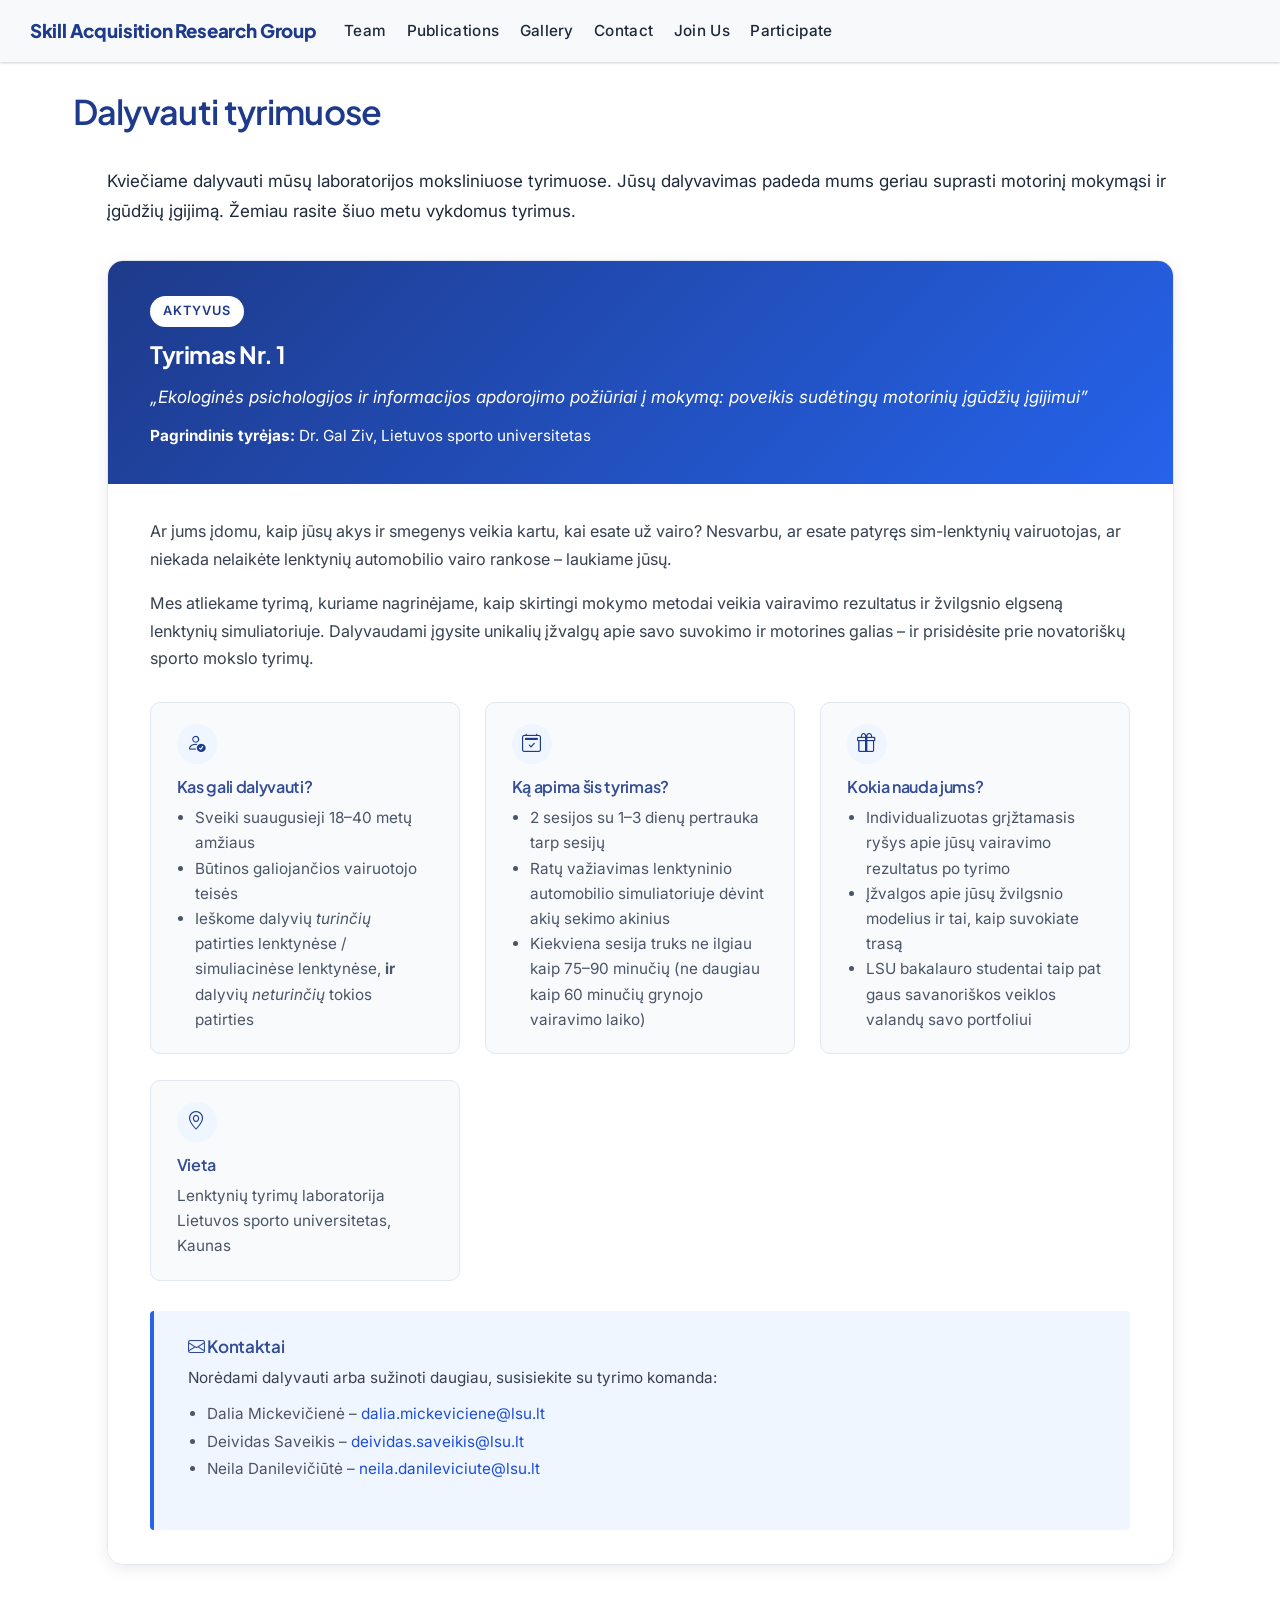
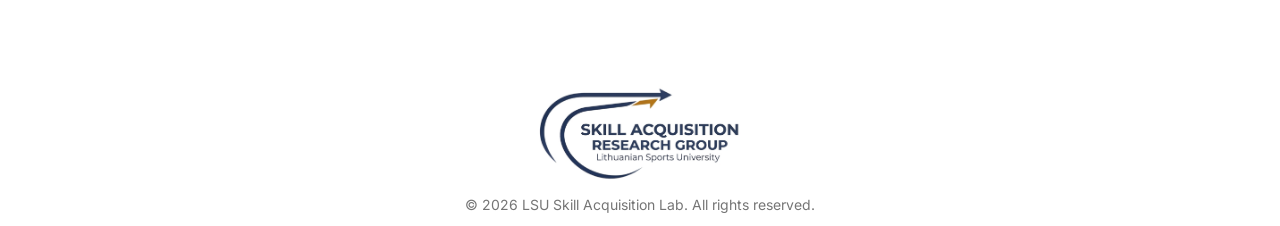
<file: docs/participate.html>
<!DOCTYPE html>
<html xmlns="http://www.w3.org/1999/xhtml" lang="lt" xml:lang="lt"><head>

<meta charset="utf-8">
<meta name="generator" content="quarto-1.7.30">

<meta name="viewport" content="width=device-width, initial-scale=1.0, user-scalable=yes">


<title>Dalyvauti tyrimuose – Skill Acquisition Research Group</title>
<style>
code{white-space: pre-wrap;}
span.smallcaps{font-variant: small-caps;}
div.columns{display: flex; gap: min(4vw, 1.5em);}
div.column{flex: auto; overflow-x: auto;}
div.hanging-indent{margin-left: 1.5em; text-indent: -1.5em;}
ul.task-list{list-style: none;}
ul.task-list li input[type="checkbox"] {
  width: 0.8em;
  margin: 0 0.8em 0.2em -1em; /* quarto-specific, see https://github.com/quarto-dev/quarto-cli/issues/4556 */ 
  vertical-align: middle;
}
</style>


<script src="site_libs/quarto-nav/quarto-nav.js"></script>
<script src="site_libs/quarto-nav/headroom.min.js"></script>
<script src="site_libs/clipboard/clipboard.min.js"></script>
<script src="site_libs/quarto-search/autocomplete.umd.js"></script>
<script src="site_libs/quarto-search/fuse.min.js"></script>
<script src="site_libs/quarto-search/quarto-search.js"></script>
<meta name="quarto:offset" content="./">
<script src="site_libs/quarto-html/quarto.js" type="module"></script>
<script src="site_libs/quarto-html/tabsets/tabsets.js" type="module"></script>
<script src="site_libs/quarto-html/popper.min.js"></script>
<script src="site_libs/quarto-html/tippy.umd.min.js"></script>
<script src="site_libs/quarto-html/anchor.min.js"></script>
<link href="site_libs/quarto-html/tippy.css" rel="stylesheet">
<link href="site_libs/quarto-html/quarto-syntax-highlighting-de070a7b0ab54f8780927367ac907214.css" rel="stylesheet" id="quarto-text-highlighting-styles">
<script src="site_libs/bootstrap/bootstrap.min.js"></script>
<link href="site_libs/bootstrap/bootstrap-icons.css" rel="stylesheet">
<link href="site_libs/bootstrap/bootstrap-a59e2a99ef3975f9d9cfe16e191b768d.min.css" rel="stylesheet" append-hash="true" id="quarto-bootstrap" data-mode="light">
<script id="quarto-search-options" type="application/json">{
  "location": "navbar",
  "copy-button": false,
  "collapse-after": 3,
  "panel-placement": "end",
  "type": "overlay",
  "limit": 50,
  "keyboard-shortcut": [
    "f",
    "/",
    "s"
  ],
  "show-item-context": false,
  "language": {
    "search-no-results-text": "Nėra rezultatų",
    "search-matching-documents-text": "atitinkančių dokumentų",
    "search-copy-link-title": "Kopijuoti nuorodą į paiešką",
    "search-hide-matches-text": "Slėpti kitus atitikimus",
    "search-more-match-text": "daugiau atitikimų šiame dokumente",
    "search-more-matches-text": "daugiau atitikimų šiame dokumente",
    "search-clear-button-title": "Išvalyti",
    "search-text-placeholder": "",
    "search-detached-cancel-button-title": "Atšaukti",
    "search-submit-button-title": "Pateikti",
    "search-label": "Search"
  }
}</script>
<link rel="preconnect" href="https://fonts.googleapis.com">
<link rel="preconnect" href="https://fonts.gstatic.com" crossorigin="">
<link href="https://fonts.googleapis.com/css2?family=Inter:ital,wght@0,300;0,400;0,500;0,600;0,700;1,400&amp;family=Plus+Jakarta+Sans:wght@600;700;800&amp;display=swap" rel="stylesheet">


<link rel="stylesheet" href="styles.css">
</head>

<body class="nav-fixed quarto-light">

<div id="quarto-search-results"></div>
  <header id="quarto-header" class="headroom fixed-top">
    <nav class="navbar navbar-expand-lg " data-bs-theme="dark">
      <div class="navbar-container container-fluid">
      <div class="navbar-brand-container mx-auto">
    <a class="navbar-brand" href="./index.html">
    <span class="navbar-title">Skill Acquisition Research Group</span>
    </a>
  </div>
          <button class="navbar-toggler" type="button" data-bs-toggle="collapse" data-bs-target="#navbarCollapse" aria-controls="navbarCollapse" role="menu" aria-expanded="false" aria-label="Rodyti/Slėpti navigaciją" onclick="if (window.quartoToggleHeadroom) { window.quartoToggleHeadroom(); }">
  <span class="navbar-toggler-icon"></span>
</button>
          <div class="collapse navbar-collapse" id="navbarCollapse">
            <ul class="navbar-nav navbar-nav-scroll me-auto">
  <li class="nav-item">
    <a class="nav-link" href="./team.html"> 
<span class="menu-text">Team</span></a>
  </li>  
  <li class="nav-item">
    <a class="nav-link" href="./publications.html"> 
<span class="menu-text">Publications</span></a>
  </li>  
  <li class="nav-item">
    <a class="nav-link" href="./gallery.html"> 
<span class="menu-text">Gallery</span></a>
  </li>  
  <li class="nav-item">
    <a class="nav-link" href="./contact.html"> 
<span class="menu-text">Contact</span></a>
  </li>  
  <li class="nav-item">
    <a class="nav-link" href="./join.html"> 
<span class="menu-text">Join Us</span></a>
  </li>  
  <li class="nav-item">
    <a class="nav-link active" href="./participate.html" aria-current="page"> 
<span class="menu-text">Participate</span></a>
  </li>  
</ul>
          </div> <!-- /navcollapse -->
            <div class="quarto-navbar-tools">
</div>
      </div> <!-- /container-fluid -->
    </nav>
</header>
<!-- content -->
<div id="quarto-content" class="quarto-container page-columns page-rows-contents page-layout-full page-navbar">
<!-- sidebar -->
<!-- margin-sidebar -->
    
<!-- main -->
<main class="content column-page" id="quarto-document-content">

<header id="title-block-header" class="quarto-title-block default">
<div class="quarto-title">
<h1 class="title">Dalyvauti tyrimuose</h1>
</div>



<div class="quarto-title-meta column-page">

    
  
    
  </div>
  


</header>


<div class="content-section">
<p>Kviečiame dalyvauti mūsų laboratorijos moksliniuose tyrimuose. Jūsų dalyvavimas padeda mums geriau suprasti motorinį mokymąsi ir įgūdžių įgijimą. Žemiau rasite šiuo metu vykdomus tyrimus.</p>
<div class="study-card">
<div class="study-card-header">
<span class="study-badge">Aktyvus</span>
<h2 class="anchored">
Tyrimas Nr. 1
</h2>
<p class="study-full-title">
„Ekologinės psichologijos ir informacijos apdorojimo požiūriai į mokymą: poveikis sudėtingų motorinių įgūdžių įgijimui”
</p>
<p class="study-pi">
<strong>Pagrindinis tyrėjas:</strong> Dr.&nbsp;Gal Ziv, Lietuvos sporto universitetas
</p>
</div>
<div class="study-card-body">
<p>
Ar jums įdomu, kaip jūsų akys ir smegenys veikia kartu, kai esate už vairo? Nesvarbu, ar esate patyręs sim-lenktynių vairuotojas, ar niekada nelaikėte lenktynių automobilio vairo rankose – laukiame jūsų.
</p>
<p>
Mes atliekame tyrimą, kuriame nagrinėjame, kaip skirtingi mokymo metodai veikia vairavimo rezultatus ir žvilgsnio elgseną lenktynių simuliatoriuje. Dalyvaudami įgysite unikalių įžvalgų apie savo suvokimo ir motorines galias – ir prisidėsite prie novatoriškų sporto mokslo tyrimų.
</p>
<div class="study-details-grid">
<div class="study-detail-block">
<div class="study-detail-icon" aria-hidden="true">
<i class="bi bi-person-check"></i>
</div>
<h3 class="anchored">
Kas gali dalyvauti?
</h3>
<ul>
<li>
Sveiki suaugusieji 18–40 metų amžiaus
</li>
<li>
Būtinos galiojančios vairuotojo teisės
</li>
<li>
Ieškome dalyvių <em>turinčių</em> patirties lenktynėse / simuliacinėse lenktynėse, <strong>ir</strong> dalyvių <em>neturinčių</em> tokios patirties
</li>
</ul>
</div>
<div class="study-detail-block">
<div class="study-detail-icon" aria-hidden="true">
<i class="bi bi-calendar2-check"></i>
</div>
<h3 class="anchored">
Ką apima šis tyrimas?
</h3>
<ul>
<li>
2 sesijos su 1–3 dienų pertrauka tarp sesijų
</li>
<li>
Ratų važiavimas lenktyninio automobilio simuliatoriuje dėvint akių sekimo akinius
</li>
<li>
Kiekviena sesija truks ne ilgiau kaip 75–90 minučių (ne daugiau kaip 60 minučių grynojo vairavimo laiko)
</li>
</ul>
</div>
<div class="study-detail-block">
<div class="study-detail-icon" aria-hidden="true">
<i class="bi bi-gift"></i>
</div>
<h3 class="anchored">
Kokia nauda jums?
</h3>
<ul>
<li>
Individualizuotas grįžtamasis ryšys apie jūsų vairavimo rezultatus po tyrimo
</li>
<li>
Įžvalgos apie jūsų žvilgsnio modelius ir tai, kaip suvokiate trasą
</li>
<li>
LSU bakalauro studentai taip pat gaus savanoriškos veiklos valandų savo portfoliui
</li>
</ul>
</div>
<div class="study-detail-block">
<div class="study-detail-icon" aria-hidden="true">
<i class="bi bi-geo-alt"></i>
</div>
<h3 class="anchored">
Vieta
</h3>
<p>
Lenktynių tyrimų laboratorija<br>Lietuvos sporto universitetas, Kaunas
</p>
</div>
</div>
<div class="study-contact-box">
<h3 class="anchored">
<i class="bi bi-envelope" aria-hidden="true"></i> Kontaktai
</h3>
<p>
Norėdami dalyvauti arba sužinoti daugiau, susisiekite su tyrimo komanda:
</p>
<ul>
<li>
Dalia Mickevičienė – <a href="mailto:dalia.mickeviciene@lsu.lt">dalia.mickeviciene@lsu.lt</a>
</li>
<li>
Deividas Saveikis – <a href="mailto:deividas.saveikis@lsu.lt">deividas.saveikis@lsu.lt</a>
</li>
<li>
Neila Danilevičiūtė – <a href="mailto:neila.danileviciute@lsu.lt">neila.danileviciute@lsu.lt</a>
</li>
</ul>
</div>
</div>
</div>
</div>



</main> <!-- /main -->
<script>
(function () {
  // Insert skip link as the very first element in <body>, before the navbar
  var skipLink = document.createElement('a');
  skipLink.href = '#quarto-document-content';
  skipLink.className = 'skip-link';
  var pageLang = document.documentElement.lang || 'en';
  skipLink.textContent = pageLang.startsWith('lt') ? 'Pereiti prie pagrindinio turinio' : 'Skip to main content';
  document.body.insertBefore(skipLink, document.body.firstChild);

  // Remove incorrect role="menu" from the mobile navbar toggler button
  var toggler = document.querySelector('button.navbar-toggler[role="menu"]');
  if (toggler) toggler.removeAttribute('role');
})();
</script>
<script id="quarto-html-after-body" type="application/javascript">
  window.document.addEventListener("DOMContentLoaded", function (event) {
    const icon = "";
    const anchorJS = new window.AnchorJS();
    anchorJS.options = {
      placement: 'right',
      icon: icon
    };
    anchorJS.add('.anchored');
    const isCodeAnnotation = (el) => {
      for (const clz of el.classList) {
        if (clz.startsWith('code-annotation-')) {                     
          return true;
        }
      }
      return false;
    }
    const onCopySuccess = function(e) {
      // button target
      const button = e.trigger;
      // don't keep focus
      button.blur();
      // flash "checked"
      button.classList.add('code-copy-button-checked');
      var currentTitle = button.getAttribute("title");
      button.setAttribute("title", "Nukopijuota!");
      let tooltip;
      if (window.bootstrap) {
        button.setAttribute("data-bs-toggle", "tooltip");
        button.setAttribute("data-bs-placement", "left");
        button.setAttribute("data-bs-title", "Nukopijuota!");
        tooltip = new bootstrap.Tooltip(button, 
          { trigger: "manual", 
            customClass: "code-copy-button-tooltip",
            offset: [0, -8]});
        tooltip.show();    
      }
      setTimeout(function() {
        if (tooltip) {
          tooltip.hide();
          button.removeAttribute("data-bs-title");
          button.removeAttribute("data-bs-toggle");
          button.removeAttribute("data-bs-placement");
        }
        button.setAttribute("title", currentTitle);
        button.classList.remove('code-copy-button-checked');
      }, 1000);
      // clear code selection
      e.clearSelection();
    }
    const getTextToCopy = function(trigger) {
        const codeEl = trigger.previousElementSibling.cloneNode(true);
        for (const childEl of codeEl.children) {
          if (isCodeAnnotation(childEl)) {
            childEl.remove();
          }
        }
        return codeEl.innerText;
    }
    const clipboard = new window.ClipboardJS('.code-copy-button:not([data-in-quarto-modal])', {
      text: getTextToCopy
    });
    clipboard.on('success', onCopySuccess);
    if (window.document.getElementById('quarto-embedded-source-code-modal')) {
      const clipboardModal = new window.ClipboardJS('.code-copy-button[data-in-quarto-modal]', {
        text: getTextToCopy,
        container: window.document.getElementById('quarto-embedded-source-code-modal')
      });
      clipboardModal.on('success', onCopySuccess);
    }
      var localhostRegex = new RegExp(/^(?:http|https):\/\/localhost\:?[0-9]*\//);
      var mailtoRegex = new RegExp(/^mailto:/);
        var filterRegex = new RegExp("https:\/\/lsumotorlab\.github\.io\/lsu_lab_webpage");
      var isInternal = (href) => {
          return filterRegex.test(href) || localhostRegex.test(href) || mailtoRegex.test(href);
      }
      // Inspect non-navigation links and adorn them if external
     var links = window.document.querySelectorAll('a[href]:not(.nav-link):not(.navbar-brand):not(.toc-action):not(.sidebar-link):not(.sidebar-item-toggle):not(.pagination-link):not(.no-external):not([aria-hidden]):not(.dropdown-item):not(.quarto-navigation-tool):not(.about-link)');
      for (var i=0; i<links.length; i++) {
        const link = links[i];
        if (!isInternal(link.href)) {
          // undo the damage that might have been done by quarto-nav.js in the case of
          // links that we want to consider external
          if (link.dataset.originalHref !== undefined) {
            link.href = link.dataset.originalHref;
          }
        }
      }
    function tippyHover(el, contentFn, onTriggerFn, onUntriggerFn) {
      const config = {
        allowHTML: true,
        maxWidth: 500,
        delay: 100,
        arrow: false,
        appendTo: function(el) {
            return el.parentElement;
        },
        interactive: true,
        interactiveBorder: 10,
        theme: 'quarto',
        placement: 'bottom-start',
      };
      if (contentFn) {
        config.content = contentFn;
      }
      if (onTriggerFn) {
        config.onTrigger = onTriggerFn;
      }
      if (onUntriggerFn) {
        config.onUntrigger = onUntriggerFn;
      }
      window.tippy(el, config); 
    }
    const noterefs = window.document.querySelectorAll('a[role="doc-noteref"]');
    for (var i=0; i<noterefs.length; i++) {
      const ref = noterefs[i];
      tippyHover(ref, function() {
        // use id or data attribute instead here
        let href = ref.getAttribute('data-footnote-href') || ref.getAttribute('href');
        try { href = new URL(href).hash; } catch {}
        const id = href.replace(/^#\/?/, "");
        const note = window.document.getElementById(id);
        if (note) {
          return note.innerHTML;
        } else {
          return "";
        }
      });
    }
    const xrefs = window.document.querySelectorAll('a.quarto-xref');
    const processXRef = (id, note) => {
      // Strip column container classes
      const stripColumnClz = (el) => {
        el.classList.remove("page-full", "page-columns");
        if (el.children) {
          for (const child of el.children) {
            stripColumnClz(child);
          }
        }
      }
      stripColumnClz(note)
      if (id === null || id.startsWith('sec-')) {
        // Special case sections, only their first couple elements
        const container = document.createElement("div");
        if (note.children && note.children.length > 2) {
          container.appendChild(note.children[0].cloneNode(true));
          for (let i = 1; i < note.children.length; i++) {
            const child = note.children[i];
            if (child.tagName === "P" && child.innerText === "") {
              continue;
            } else {
              container.appendChild(child.cloneNode(true));
              break;
            }
          }
          if (window.Quarto?.typesetMath) {
            window.Quarto.typesetMath(container);
          }
          return container.innerHTML
        } else {
          if (window.Quarto?.typesetMath) {
            window.Quarto.typesetMath(note);
          }
          return note.innerHTML;
        }
      } else {
        // Remove any anchor links if they are present
        const anchorLink = note.querySelector('a.anchorjs-link');
        if (anchorLink) {
          anchorLink.remove();
        }
        if (window.Quarto?.typesetMath) {
          window.Quarto.typesetMath(note);
        }
        if (note.classList.contains("callout")) {
          return note.outerHTML;
        } else {
          return note.innerHTML;
        }
      }
    }
    for (var i=0; i<xrefs.length; i++) {
      const xref = xrefs[i];
      tippyHover(xref, undefined, function(instance) {
        instance.disable();
        let url = xref.getAttribute('href');
        let hash = undefined; 
        if (url.startsWith('#')) {
          hash = url;
        } else {
          try { hash = new URL(url).hash; } catch {}
        }
        if (hash) {
          const id = hash.replace(/^#\/?/, "");
          const note = window.document.getElementById(id);
          if (note !== null) {
            try {
              const html = processXRef(id, note.cloneNode(true));
              instance.setContent(html);
            } finally {
              instance.enable();
              instance.show();
            }
          } else {
            // See if we can fetch this
            fetch(url.split('#')[0])
            .then(res => res.text())
            .then(html => {
              const parser = new DOMParser();
              const htmlDoc = parser.parseFromString(html, "text/html");
              const note = htmlDoc.getElementById(id);
              if (note !== null) {
                const html = processXRef(id, note);
                instance.setContent(html);
              } 
            }).finally(() => {
              instance.enable();
              instance.show();
            });
          }
        } else {
          // See if we can fetch a full url (with no hash to target)
          // This is a special case and we should probably do some content thinning / targeting
          fetch(url)
          .then(res => res.text())
          .then(html => {
            const parser = new DOMParser();
            const htmlDoc = parser.parseFromString(html, "text/html");
            const note = htmlDoc.querySelector('main.content');
            if (note !== null) {
              // This should only happen for chapter cross references
              // (since there is no id in the URL)
              // remove the first header
              if (note.children.length > 0 && note.children[0].tagName === "HEADER") {
                note.children[0].remove();
              }
              const html = processXRef(null, note);
              instance.setContent(html);
            } 
          }).finally(() => {
            instance.enable();
            instance.show();
          });
        }
      }, function(instance) {
      });
    }
        let selectedAnnoteEl;
        const selectorForAnnotation = ( cell, annotation) => {
          let cellAttr = 'data-code-cell="' + cell + '"';
          let lineAttr = 'data-code-annotation="' +  annotation + '"';
          const selector = 'span[' + cellAttr + '][' + lineAttr + ']';
          return selector;
        }
        const selectCodeLines = (annoteEl) => {
          const doc = window.document;
          const targetCell = annoteEl.getAttribute("data-target-cell");
          const targetAnnotation = annoteEl.getAttribute("data-target-annotation");
          const annoteSpan = window.document.querySelector(selectorForAnnotation(targetCell, targetAnnotation));
          const lines = annoteSpan.getAttribute("data-code-lines").split(",");
          const lineIds = lines.map((line) => {
            return targetCell + "-" + line;
          })
          let top = null;
          let height = null;
          let parent = null;
          if (lineIds.length > 0) {
              //compute the position of the single el (top and bottom and make a div)
              const el = window.document.getElementById(lineIds[0]);
              top = el.offsetTop;
              height = el.offsetHeight;
              parent = el.parentElement.parentElement;
            if (lineIds.length > 1) {
              const lastEl = window.document.getElementById(lineIds[lineIds.length - 1]);
              const bottom = lastEl.offsetTop + lastEl.offsetHeight;
              height = bottom - top;
            }
            if (top !== null && height !== null && parent !== null) {
              // cook up a div (if necessary) and position it 
              let div = window.document.getElementById("code-annotation-line-highlight");
              if (div === null) {
                div = window.document.createElement("div");
                div.setAttribute("id", "code-annotation-line-highlight");
                div.style.position = 'absolute';
                parent.appendChild(div);
              }
              div.style.top = top - 2 + "px";
              div.style.height = height + 4 + "px";
              div.style.left = 0;
              let gutterDiv = window.document.getElementById("code-annotation-line-highlight-gutter");
              if (gutterDiv === null) {
                gutterDiv = window.document.createElement("div");
                gutterDiv.setAttribute("id", "code-annotation-line-highlight-gutter");
                gutterDiv.style.position = 'absolute';
                const codeCell = window.document.getElementById(targetCell);
                const gutter = codeCell.querySelector('.code-annotation-gutter');
                gutter.appendChild(gutterDiv);
              }
              gutterDiv.style.top = top - 2 + "px";
              gutterDiv.style.height = height + 4 + "px";
            }
            selectedAnnoteEl = annoteEl;
          }
        };
        const unselectCodeLines = () => {
          const elementsIds = ["code-annotation-line-highlight", "code-annotation-line-highlight-gutter"];
          elementsIds.forEach((elId) => {
            const div = window.document.getElementById(elId);
            if (div) {
              div.remove();
            }
          });
          selectedAnnoteEl = undefined;
        };
          // Handle positioning of the toggle
      window.addEventListener(
        "resize",
        throttle(() => {
          elRect = undefined;
          if (selectedAnnoteEl) {
            selectCodeLines(selectedAnnoteEl);
          }
        }, 10)
      );
      function throttle(fn, ms) {
      let throttle = false;
      let timer;
        return (...args) => {
          if(!throttle) { // first call gets through
              fn.apply(this, args);
              throttle = true;
          } else { // all the others get throttled
              if(timer) clearTimeout(timer); // cancel #2
              timer = setTimeout(() => {
                fn.apply(this, args);
                timer = throttle = false;
              }, ms);
          }
        };
      }
        // Attach click handler to the DT
        const annoteDls = window.document.querySelectorAll('dt[data-target-cell]');
        for (const annoteDlNode of annoteDls) {
          annoteDlNode.addEventListener('click', (event) => {
            const clickedEl = event.target;
            if (clickedEl !== selectedAnnoteEl) {
              unselectCodeLines();
              const activeEl = window.document.querySelector('dt[data-target-cell].code-annotation-active');
              if (activeEl) {
                activeEl.classList.remove('code-annotation-active');
              }
              selectCodeLines(clickedEl);
              clickedEl.classList.add('code-annotation-active');
            } else {
              // Unselect the line
              unselectCodeLines();
              clickedEl.classList.remove('code-annotation-active');
            }
          });
        }
    const findCites = (el) => {
      const parentEl = el.parentElement;
      if (parentEl) {
        const cites = parentEl.dataset.cites;
        if (cites) {
          return {
            el,
            cites: cites.split(' ')
          };
        } else {
          return findCites(el.parentElement)
        }
      } else {
        return undefined;
      }
    };
    var bibliorefs = window.document.querySelectorAll('a[role="doc-biblioref"]');
    for (var i=0; i<bibliorefs.length; i++) {
      const ref = bibliorefs[i];
      const citeInfo = findCites(ref);
      if (citeInfo) {
        tippyHover(citeInfo.el, function() {
          var popup = window.document.createElement('div');
          citeInfo.cites.forEach(function(cite) {
            var citeDiv = window.document.createElement('div');
            citeDiv.classList.add('hanging-indent');
            citeDiv.classList.add('csl-entry');
            var biblioDiv = window.document.getElementById('ref-' + cite);
            if (biblioDiv) {
              citeDiv.innerHTML = biblioDiv.innerHTML;
            }
            popup.appendChild(citeDiv);
          });
          return popup.innerHTML;
        });
      }
    }
  });
  </script>
</div> <!-- /content -->
<footer class="footer">
  <div class="nav-footer">
    <div class="nav-footer-left">
      &nbsp;
    </div>   
    <div class="nav-footer-center">
<p><a href="./"><img src="./images/lab_logo_1.png" style="height: 100px; display: block; margin: 0 auto 0.5rem; opacity: 0.9;" alt="Skill Acquisition Research Group"></a> © 2026 LSU Skill Acquisition Lab. All rights reserved.</p>
</div>
    <div class="nav-footer-right">
      &nbsp;
    </div>
  </div>
</footer>




</body></html>
</file>
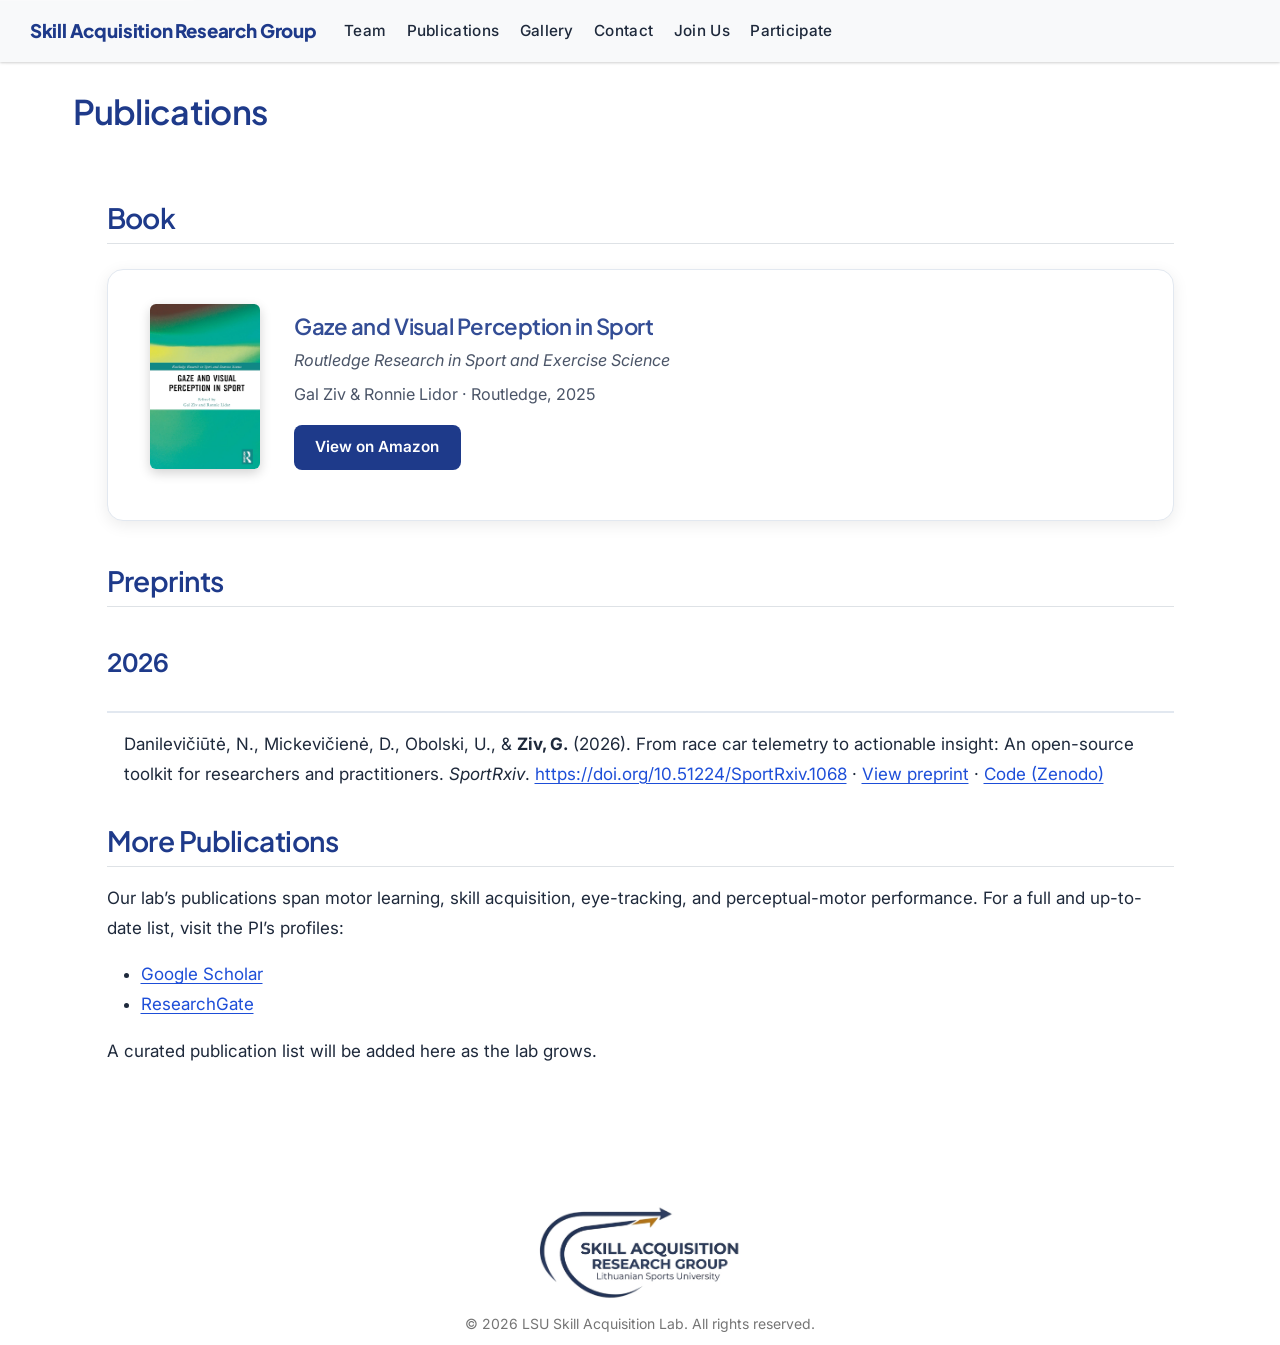
<file: docs/publications.html>
<!DOCTYPE html>
<html xmlns="http://www.w3.org/1999/xhtml" lang="en" xml:lang="en"><head>

<meta charset="utf-8">
<meta name="generator" content="quarto-1.7.30">

<meta name="viewport" content="width=device-width, initial-scale=1.0, user-scalable=yes">


<title>Publications – Skill Acquisition Research Group</title>
<style>
code{white-space: pre-wrap;}
span.smallcaps{font-variant: small-caps;}
div.columns{display: flex; gap: min(4vw, 1.5em);}
div.column{flex: auto; overflow-x: auto;}
div.hanging-indent{margin-left: 1.5em; text-indent: -1.5em;}
ul.task-list{list-style: none;}
ul.task-list li input[type="checkbox"] {
  width: 0.8em;
  margin: 0 0.8em 0.2em -1em; /* quarto-specific, see https://github.com/quarto-dev/quarto-cli/issues/4556 */ 
  vertical-align: middle;
}
</style>


<script src="site_libs/quarto-nav/quarto-nav.js"></script>
<script src="site_libs/quarto-nav/headroom.min.js"></script>
<script src="site_libs/clipboard/clipboard.min.js"></script>
<script src="site_libs/quarto-search/autocomplete.umd.js"></script>
<script src="site_libs/quarto-search/fuse.min.js"></script>
<script src="site_libs/quarto-search/quarto-search.js"></script>
<meta name="quarto:offset" content="./">
<script src="site_libs/quarto-html/quarto.js" type="module"></script>
<script src="site_libs/quarto-html/tabsets/tabsets.js" type="module"></script>
<script src="site_libs/quarto-html/popper.min.js"></script>
<script src="site_libs/quarto-html/tippy.umd.min.js"></script>
<script src="site_libs/quarto-html/anchor.min.js"></script>
<link href="site_libs/quarto-html/tippy.css" rel="stylesheet">
<link href="site_libs/quarto-html/quarto-syntax-highlighting-de070a7b0ab54f8780927367ac907214.css" rel="stylesheet" id="quarto-text-highlighting-styles">
<script src="site_libs/bootstrap/bootstrap.min.js"></script>
<link href="site_libs/bootstrap/bootstrap-icons.css" rel="stylesheet">
<link href="site_libs/bootstrap/bootstrap-a59e2a99ef3975f9d9cfe16e191b768d.min.css" rel="stylesheet" append-hash="true" id="quarto-bootstrap" data-mode="light">
<script id="quarto-search-options" type="application/json">{
  "location": "navbar",
  "copy-button": false,
  "collapse-after": 3,
  "panel-placement": "end",
  "type": "overlay",
  "limit": 50,
  "keyboard-shortcut": [
    "f",
    "/",
    "s"
  ],
  "show-item-context": false,
  "language": {
    "search-no-results-text": "No results",
    "search-matching-documents-text": "matching documents",
    "search-copy-link-title": "Copy link to search",
    "search-hide-matches-text": "Hide additional matches",
    "search-more-match-text": "more match in this document",
    "search-more-matches-text": "more matches in this document",
    "search-clear-button-title": "Clear",
    "search-text-placeholder": "",
    "search-detached-cancel-button-title": "Cancel",
    "search-submit-button-title": "Submit",
    "search-label": "Search"
  }
}</script>
<link rel="preconnect" href="https://fonts.googleapis.com">
<link rel="preconnect" href="https://fonts.gstatic.com" crossorigin="">
<link href="https://fonts.googleapis.com/css2?family=Inter:ital,wght@0,300;0,400;0,500;0,600;0,700;1,400&amp;family=Plus+Jakarta+Sans:wght@600;700;800&amp;display=swap" rel="stylesheet">


<link rel="stylesheet" href="styles.css">
</head>

<body class="nav-fixed quarto-light">

<div id="quarto-search-results"></div>
  <header id="quarto-header" class="headroom fixed-top">
    <nav class="navbar navbar-expand-lg " data-bs-theme="dark">
      <div class="navbar-container container-fluid">
      <div class="navbar-brand-container mx-auto">
    <a class="navbar-brand" href="./index.html">
    <span class="navbar-title">Skill Acquisition Research Group</span>
    </a>
  </div>
          <button class="navbar-toggler" type="button" data-bs-toggle="collapse" data-bs-target="#navbarCollapse" aria-controls="navbarCollapse" role="menu" aria-expanded="false" aria-label="Toggle navigation" onclick="if (window.quartoToggleHeadroom) { window.quartoToggleHeadroom(); }">
  <span class="navbar-toggler-icon"></span>
</button>
          <div class="collapse navbar-collapse" id="navbarCollapse">
            <ul class="navbar-nav navbar-nav-scroll me-auto">
  <li class="nav-item">
    <a class="nav-link" href="./team.html"> 
<span class="menu-text">Team</span></a>
  </li>  
  <li class="nav-item">
    <a class="nav-link active" href="./publications.html" aria-current="page"> 
<span class="menu-text">Publications</span></a>
  </li>  
  <li class="nav-item">
    <a class="nav-link" href="./gallery.html"> 
<span class="menu-text">Gallery</span></a>
  </li>  
  <li class="nav-item">
    <a class="nav-link" href="./contact.html"> 
<span class="menu-text">Contact</span></a>
  </li>  
  <li class="nav-item">
    <a class="nav-link" href="./join.html"> 
<span class="menu-text">Join Us</span></a>
  </li>  
  <li class="nav-item">
    <a class="nav-link" href="./participate.html"> 
<span class="menu-text">Participate</span></a>
  </li>  
</ul>
          </div> <!-- /navcollapse -->
            <div class="quarto-navbar-tools">
</div>
      </div> <!-- /container-fluid -->
    </nav>
</header>
<!-- content -->
<div id="quarto-content" class="quarto-container page-columns page-rows-contents page-layout-full page-navbar">
<!-- sidebar -->
<!-- margin-sidebar -->
    
<!-- main -->
<main class="content column-page" id="quarto-document-content">

<header id="title-block-header" class="quarto-title-block default">
<div class="quarto-title">
<h1 class="title">Publications</h1>
</div>



<div class="quarto-title-meta column-page">

    
  
    
  </div>
  


</header>


<div class="content-section">
<section id="book" class="level2">
<h2 class="anchored" data-anchor-id="book">Book</h2>
<div class="book-card">
<p><img src="images/book_cover_image.jpg" class="book-cover" alt="Book cover of Gaze and Visual Perception in Sport"></p>
<section id="gaze-and-visual-perception-in-sport" class="level3 book-details">
<h3 class="anchored" data-anchor-id="gaze-and-visual-perception-in-sport">Gaze and Visual Perception in Sport</h3>
<p><em>Routledge Research in Sport and Exercise Science</em></p>
<p>Gal Ziv &amp; Ronnie Lidor · Routledge, 2025</p>
<p><a href="https://www.amazon.com/Perception-Routledge-Research-Exercise-Science-ebook/dp/B0CXN9B81G" class="book-btn" target="_blank" rel="noopener" aria-label="Gaze and Visual Perception in Sport on Amazon (opens in new tab)">View on Amazon</a></p>
</section>
</div>
</section>
<section id="preprints" class="level2">
<h2 class="anchored" data-anchor-id="preprints">Preprints</h2>
<div class="publication-year">
<p>2026</p>
</div>
<div class="publication-item">
<p>Danilevičiūtė, N., Mickevičienė, D., Obolski, U., &amp; <strong>Ziv, G.</strong> (2026). From race car telemetry to actionable insight: An open-source toolkit for researchers and practitioners. <em>SportRxiv</em>. <a href="https://doi.org/10.51224/SportRxiv.1068" target="_blank" rel="noopener" aria-label="DOI link (opens in new tab)">https://doi.org/10.51224/SportRxiv.1068</a> · <a href="https://sportrxiv.org/index.php/server/preprint/view/1068/version/1320" target="_blank" rel="noopener" aria-label="View preprint on SportRxiv (opens in new tab)">View preprint</a> · <a href="https://doi.org/10.5281/zenodo.20646625" target="_blank" rel="noopener" aria-label="Code archive on Zenodo (opens in new tab)">Code (Zenodo)</a></p>
</div>
</section>
<section id="more-publications" class="level2">
<h2 class="anchored" data-anchor-id="more-publications">More Publications</h2>
<p>Our lab’s publications span motor learning, skill acquisition, eye-tracking, and perceptual-motor performance. For a full and up-to-date list, visit the PI’s profiles:</p>
<ul>
<li><a href="https://scholar.google.com/citations?user=8LstMSIAAAAJ&amp;hl=en&amp;oi=ao" target="_blank" aria-label="Gal Ziv on Google Scholar (opens in new tab)">Google Scholar</a></li>
<li><a href="https://www.researchgate.net/profile/Gal-Ziv?ev=hdr_xprf" target="_blank" aria-label="Gal Ziv on ResearchGate (opens in new tab)">ResearchGate</a></li>
</ul>
<p>A curated publication list will be added here as the lab grows.</p>
</section>
</div>



</main> <!-- /main -->
<script>
(function () {
  // Insert skip link as the very first element in <body>, before the navbar
  var skipLink = document.createElement('a');
  skipLink.href = '#quarto-document-content';
  skipLink.className = 'skip-link';
  var pageLang = document.documentElement.lang || 'en';
  skipLink.textContent = pageLang.startsWith('lt') ? 'Pereiti prie pagrindinio turinio' : 'Skip to main content';
  document.body.insertBefore(skipLink, document.body.firstChild);

  // Remove incorrect role="menu" from the mobile navbar toggler button
  var toggler = document.querySelector('button.navbar-toggler[role="menu"]');
  if (toggler) toggler.removeAttribute('role');
})();
</script>
<script id="quarto-html-after-body" type="application/javascript">
  window.document.addEventListener("DOMContentLoaded", function (event) {
    const icon = "";
    const anchorJS = new window.AnchorJS();
    anchorJS.options = {
      placement: 'right',
      icon: icon
    };
    anchorJS.add('.anchored');
    const isCodeAnnotation = (el) => {
      for (const clz of el.classList) {
        if (clz.startsWith('code-annotation-')) {                     
          return true;
        }
      }
      return false;
    }
    const onCopySuccess = function(e) {
      // button target
      const button = e.trigger;
      // don't keep focus
      button.blur();
      // flash "checked"
      button.classList.add('code-copy-button-checked');
      var currentTitle = button.getAttribute("title");
      button.setAttribute("title", "Copied!");
      let tooltip;
      if (window.bootstrap) {
        button.setAttribute("data-bs-toggle", "tooltip");
        button.setAttribute("data-bs-placement", "left");
        button.setAttribute("data-bs-title", "Copied!");
        tooltip = new bootstrap.Tooltip(button, 
          { trigger: "manual", 
            customClass: "code-copy-button-tooltip",
            offset: [0, -8]});
        tooltip.show();    
      }
      setTimeout(function() {
        if (tooltip) {
          tooltip.hide();
          button.removeAttribute("data-bs-title");
          button.removeAttribute("data-bs-toggle");
          button.removeAttribute("data-bs-placement");
        }
        button.setAttribute("title", currentTitle);
        button.classList.remove('code-copy-button-checked');
      }, 1000);
      // clear code selection
      e.clearSelection();
    }
    const getTextToCopy = function(trigger) {
        const codeEl = trigger.previousElementSibling.cloneNode(true);
        for (const childEl of codeEl.children) {
          if (isCodeAnnotation(childEl)) {
            childEl.remove();
          }
        }
        return codeEl.innerText;
    }
    const clipboard = new window.ClipboardJS('.code-copy-button:not([data-in-quarto-modal])', {
      text: getTextToCopy
    });
    clipboard.on('success', onCopySuccess);
    if (window.document.getElementById('quarto-embedded-source-code-modal')) {
      const clipboardModal = new window.ClipboardJS('.code-copy-button[data-in-quarto-modal]', {
        text: getTextToCopy,
        container: window.document.getElementById('quarto-embedded-source-code-modal')
      });
      clipboardModal.on('success', onCopySuccess);
    }
      var localhostRegex = new RegExp(/^(?:http|https):\/\/localhost\:?[0-9]*\//);
      var mailtoRegex = new RegExp(/^mailto:/);
        var filterRegex = new RegExp("https:\/\/lsumotorlab\.github\.io\/lsu_lab_webpage");
      var isInternal = (href) => {
          return filterRegex.test(href) || localhostRegex.test(href) || mailtoRegex.test(href);
      }
      // Inspect non-navigation links and adorn them if external
     var links = window.document.querySelectorAll('a[href]:not(.nav-link):not(.navbar-brand):not(.toc-action):not(.sidebar-link):not(.sidebar-item-toggle):not(.pagination-link):not(.no-external):not([aria-hidden]):not(.dropdown-item):not(.quarto-navigation-tool):not(.about-link)');
      for (var i=0; i<links.length; i++) {
        const link = links[i];
        if (!isInternal(link.href)) {
          // undo the damage that might have been done by quarto-nav.js in the case of
          // links that we want to consider external
          if (link.dataset.originalHref !== undefined) {
            link.href = link.dataset.originalHref;
          }
        }
      }
    function tippyHover(el, contentFn, onTriggerFn, onUntriggerFn) {
      const config = {
        allowHTML: true,
        maxWidth: 500,
        delay: 100,
        arrow: false,
        appendTo: function(el) {
            return el.parentElement;
        },
        interactive: true,
        interactiveBorder: 10,
        theme: 'quarto',
        placement: 'bottom-start',
      };
      if (contentFn) {
        config.content = contentFn;
      }
      if (onTriggerFn) {
        config.onTrigger = onTriggerFn;
      }
      if (onUntriggerFn) {
        config.onUntrigger = onUntriggerFn;
      }
      window.tippy(el, config); 
    }
    const noterefs = window.document.querySelectorAll('a[role="doc-noteref"]');
    for (var i=0; i<noterefs.length; i++) {
      const ref = noterefs[i];
      tippyHover(ref, function() {
        // use id or data attribute instead here
        let href = ref.getAttribute('data-footnote-href') || ref.getAttribute('href');
        try { href = new URL(href).hash; } catch {}
        const id = href.replace(/^#\/?/, "");
        const note = window.document.getElementById(id);
        if (note) {
          return note.innerHTML;
        } else {
          return "";
        }
      });
    }
    const xrefs = window.document.querySelectorAll('a.quarto-xref');
    const processXRef = (id, note) => {
      // Strip column container classes
      const stripColumnClz = (el) => {
        el.classList.remove("page-full", "page-columns");
        if (el.children) {
          for (const child of el.children) {
            stripColumnClz(child);
          }
        }
      }
      stripColumnClz(note)
      if (id === null || id.startsWith('sec-')) {
        // Special case sections, only their first couple elements
        const container = document.createElement("div");
        if (note.children && note.children.length > 2) {
          container.appendChild(note.children[0].cloneNode(true));
          for (let i = 1; i < note.children.length; i++) {
            const child = note.children[i];
            if (child.tagName === "P" && child.innerText === "") {
              continue;
            } else {
              container.appendChild(child.cloneNode(true));
              break;
            }
          }
          if (window.Quarto?.typesetMath) {
            window.Quarto.typesetMath(container);
          }
          return container.innerHTML
        } else {
          if (window.Quarto?.typesetMath) {
            window.Quarto.typesetMath(note);
          }
          return note.innerHTML;
        }
      } else {
        // Remove any anchor links if they are present
        const anchorLink = note.querySelector('a.anchorjs-link');
        if (anchorLink) {
          anchorLink.remove();
        }
        if (window.Quarto?.typesetMath) {
          window.Quarto.typesetMath(note);
        }
        if (note.classList.contains("callout")) {
          return note.outerHTML;
        } else {
          return note.innerHTML;
        }
      }
    }
    for (var i=0; i<xrefs.length; i++) {
      const xref = xrefs[i];
      tippyHover(xref, undefined, function(instance) {
        instance.disable();
        let url = xref.getAttribute('href');
        let hash = undefined; 
        if (url.startsWith('#')) {
          hash = url;
        } else {
          try { hash = new URL(url).hash; } catch {}
        }
        if (hash) {
          const id = hash.replace(/^#\/?/, "");
          const note = window.document.getElementById(id);
          if (note !== null) {
            try {
              const html = processXRef(id, note.cloneNode(true));
              instance.setContent(html);
            } finally {
              instance.enable();
              instance.show();
            }
          } else {
            // See if we can fetch this
            fetch(url.split('#')[0])
            .then(res => res.text())
            .then(html => {
              const parser = new DOMParser();
              const htmlDoc = parser.parseFromString(html, "text/html");
              const note = htmlDoc.getElementById(id);
              if (note !== null) {
                const html = processXRef(id, note);
                instance.setContent(html);
              } 
            }).finally(() => {
              instance.enable();
              instance.show();
            });
          }
        } else {
          // See if we can fetch a full url (with no hash to target)
          // This is a special case and we should probably do some content thinning / targeting
          fetch(url)
          .then(res => res.text())
          .then(html => {
            const parser = new DOMParser();
            const htmlDoc = parser.parseFromString(html, "text/html");
            const note = htmlDoc.querySelector('main.content');
            if (note !== null) {
              // This should only happen for chapter cross references
              // (since there is no id in the URL)
              // remove the first header
              if (note.children.length > 0 && note.children[0].tagName === "HEADER") {
                note.children[0].remove();
              }
              const html = processXRef(null, note);
              instance.setContent(html);
            } 
          }).finally(() => {
            instance.enable();
            instance.show();
          });
        }
      }, function(instance) {
      });
    }
        let selectedAnnoteEl;
        const selectorForAnnotation = ( cell, annotation) => {
          let cellAttr = 'data-code-cell="' + cell + '"';
          let lineAttr = 'data-code-annotation="' +  annotation + '"';
          const selector = 'span[' + cellAttr + '][' + lineAttr + ']';
          return selector;
        }
        const selectCodeLines = (annoteEl) => {
          const doc = window.document;
          const targetCell = annoteEl.getAttribute("data-target-cell");
          const targetAnnotation = annoteEl.getAttribute("data-target-annotation");
          const annoteSpan = window.document.querySelector(selectorForAnnotation(targetCell, targetAnnotation));
          const lines = annoteSpan.getAttribute("data-code-lines").split(",");
          const lineIds = lines.map((line) => {
            return targetCell + "-" + line;
          })
          let top = null;
          let height = null;
          let parent = null;
          if (lineIds.length > 0) {
              //compute the position of the single el (top and bottom and make a div)
              const el = window.document.getElementById(lineIds[0]);
              top = el.offsetTop;
              height = el.offsetHeight;
              parent = el.parentElement.parentElement;
            if (lineIds.length > 1) {
              const lastEl = window.document.getElementById(lineIds[lineIds.length - 1]);
              const bottom = lastEl.offsetTop + lastEl.offsetHeight;
              height = bottom - top;
            }
            if (top !== null && height !== null && parent !== null) {
              // cook up a div (if necessary) and position it 
              let div = window.document.getElementById("code-annotation-line-highlight");
              if (div === null) {
                div = window.document.createElement("div");
                div.setAttribute("id", "code-annotation-line-highlight");
                div.style.position = 'absolute';
                parent.appendChild(div);
              }
              div.style.top = top - 2 + "px";
              div.style.height = height + 4 + "px";
              div.style.left = 0;
              let gutterDiv = window.document.getElementById("code-annotation-line-highlight-gutter");
              if (gutterDiv === null) {
                gutterDiv = window.document.createElement("div");
                gutterDiv.setAttribute("id", "code-annotation-line-highlight-gutter");
                gutterDiv.style.position = 'absolute';
                const codeCell = window.document.getElementById(targetCell);
                const gutter = codeCell.querySelector('.code-annotation-gutter');
                gutter.appendChild(gutterDiv);
              }
              gutterDiv.style.top = top - 2 + "px";
              gutterDiv.style.height = height + 4 + "px";
            }
            selectedAnnoteEl = annoteEl;
          }
        };
        const unselectCodeLines = () => {
          const elementsIds = ["code-annotation-line-highlight", "code-annotation-line-highlight-gutter"];
          elementsIds.forEach((elId) => {
            const div = window.document.getElementById(elId);
            if (div) {
              div.remove();
            }
          });
          selectedAnnoteEl = undefined;
        };
          // Handle positioning of the toggle
      window.addEventListener(
        "resize",
        throttle(() => {
          elRect = undefined;
          if (selectedAnnoteEl) {
            selectCodeLines(selectedAnnoteEl);
          }
        }, 10)
      );
      function throttle(fn, ms) {
      let throttle = false;
      let timer;
        return (...args) => {
          if(!throttle) { // first call gets through
              fn.apply(this, args);
              throttle = true;
          } else { // all the others get throttled
              if(timer) clearTimeout(timer); // cancel #2
              timer = setTimeout(() => {
                fn.apply(this, args);
                timer = throttle = false;
              }, ms);
          }
        };
      }
        // Attach click handler to the DT
        const annoteDls = window.document.querySelectorAll('dt[data-target-cell]');
        for (const annoteDlNode of annoteDls) {
          annoteDlNode.addEventListener('click', (event) => {
            const clickedEl = event.target;
            if (clickedEl !== selectedAnnoteEl) {
              unselectCodeLines();
              const activeEl = window.document.querySelector('dt[data-target-cell].code-annotation-active');
              if (activeEl) {
                activeEl.classList.remove('code-annotation-active');
              }
              selectCodeLines(clickedEl);
              clickedEl.classList.add('code-annotation-active');
            } else {
              // Unselect the line
              unselectCodeLines();
              clickedEl.classList.remove('code-annotation-active');
            }
          });
        }
    const findCites = (el) => {
      const parentEl = el.parentElement;
      if (parentEl) {
        const cites = parentEl.dataset.cites;
        if (cites) {
          return {
            el,
            cites: cites.split(' ')
          };
        } else {
          return findCites(el.parentElement)
        }
      } else {
        return undefined;
      }
    };
    var bibliorefs = window.document.querySelectorAll('a[role="doc-biblioref"]');
    for (var i=0; i<bibliorefs.length; i++) {
      const ref = bibliorefs[i];
      const citeInfo = findCites(ref);
      if (citeInfo) {
        tippyHover(citeInfo.el, function() {
          var popup = window.document.createElement('div');
          citeInfo.cites.forEach(function(cite) {
            var citeDiv = window.document.createElement('div');
            citeDiv.classList.add('hanging-indent');
            citeDiv.classList.add('csl-entry');
            var biblioDiv = window.document.getElementById('ref-' + cite);
            if (biblioDiv) {
              citeDiv.innerHTML = biblioDiv.innerHTML;
            }
            popup.appendChild(citeDiv);
          });
          return popup.innerHTML;
        });
      }
    }
  });
  </script>
</div> <!-- /content -->
<footer class="footer">
  <div class="nav-footer">
    <div class="nav-footer-left">
      &nbsp;
    </div>   
    <div class="nav-footer-center">
<p><a href="./"><img src="./images/lab_logo_1.png" style="height: 100px; display: block; margin: 0 auto 0.5rem; opacity: 0.9;" alt="Skill Acquisition Research Group"></a> © 2026 LSU Skill Acquisition Lab. All rights reserved.</p>
</div>
    <div class="nav-footer-right">
      &nbsp;
    </div>
  </div>
</footer>




</body></html>
</file>
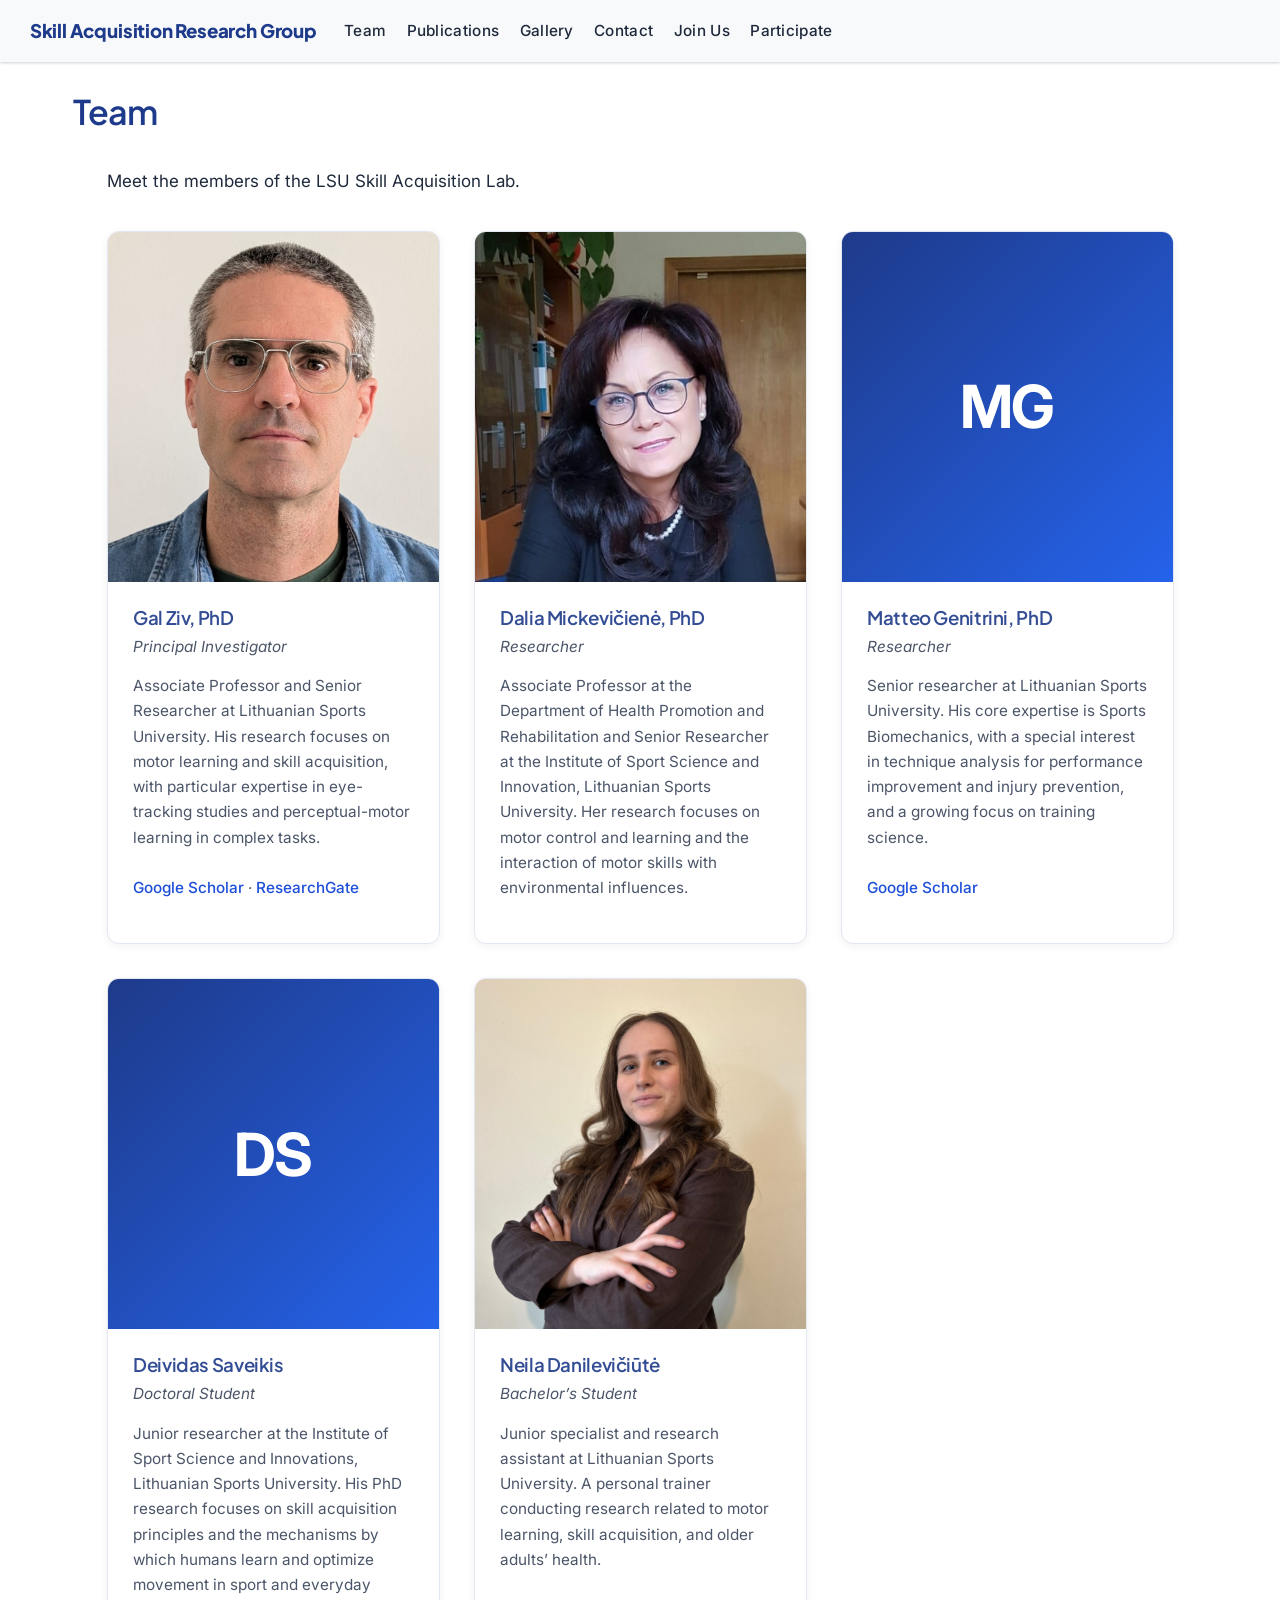
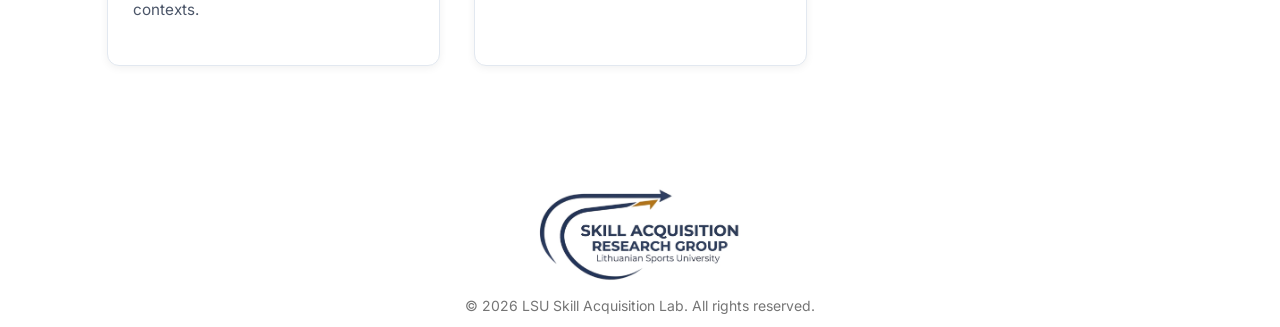
<file: docs/team.html>
<!DOCTYPE html>
<html xmlns="http://www.w3.org/1999/xhtml" lang="en" xml:lang="en"><head>

<meta charset="utf-8">
<meta name="generator" content="quarto-1.7.30">

<meta name="viewport" content="width=device-width, initial-scale=1.0, user-scalable=yes">


<title>Team – Skill Acquisition Research Group</title>
<style>
code{white-space: pre-wrap;}
span.smallcaps{font-variant: small-caps;}
div.columns{display: flex; gap: min(4vw, 1.5em);}
div.column{flex: auto; overflow-x: auto;}
div.hanging-indent{margin-left: 1.5em; text-indent: -1.5em;}
ul.task-list{list-style: none;}
ul.task-list li input[type="checkbox"] {
  width: 0.8em;
  margin: 0 0.8em 0.2em -1em; /* quarto-specific, see https://github.com/quarto-dev/quarto-cli/issues/4556 */ 
  vertical-align: middle;
}
</style>


<script src="site_libs/quarto-nav/quarto-nav.js"></script>
<script src="site_libs/quarto-nav/headroom.min.js"></script>
<script src="site_libs/clipboard/clipboard.min.js"></script>
<script src="site_libs/quarto-search/autocomplete.umd.js"></script>
<script src="site_libs/quarto-search/fuse.min.js"></script>
<script src="site_libs/quarto-search/quarto-search.js"></script>
<meta name="quarto:offset" content="./">
<script src="site_libs/quarto-html/quarto.js" type="module"></script>
<script src="site_libs/quarto-html/tabsets/tabsets.js" type="module"></script>
<script src="site_libs/quarto-html/popper.min.js"></script>
<script src="site_libs/quarto-html/tippy.umd.min.js"></script>
<script src="site_libs/quarto-html/anchor.min.js"></script>
<link href="site_libs/quarto-html/tippy.css" rel="stylesheet">
<link href="site_libs/quarto-html/quarto-syntax-highlighting-de070a7b0ab54f8780927367ac907214.css" rel="stylesheet" id="quarto-text-highlighting-styles">
<script src="site_libs/bootstrap/bootstrap.min.js"></script>
<link href="site_libs/bootstrap/bootstrap-icons.css" rel="stylesheet">
<link href="site_libs/bootstrap/bootstrap-a59e2a99ef3975f9d9cfe16e191b768d.min.css" rel="stylesheet" append-hash="true" id="quarto-bootstrap" data-mode="light">
<script id="quarto-search-options" type="application/json">{
  "location": "navbar",
  "copy-button": false,
  "collapse-after": 3,
  "panel-placement": "end",
  "type": "overlay",
  "limit": 50,
  "keyboard-shortcut": [
    "f",
    "/",
    "s"
  ],
  "show-item-context": false,
  "language": {
    "search-no-results-text": "No results",
    "search-matching-documents-text": "matching documents",
    "search-copy-link-title": "Copy link to search",
    "search-hide-matches-text": "Hide additional matches",
    "search-more-match-text": "more match in this document",
    "search-more-matches-text": "more matches in this document",
    "search-clear-button-title": "Clear",
    "search-text-placeholder": "",
    "search-detached-cancel-button-title": "Cancel",
    "search-submit-button-title": "Submit",
    "search-label": "Search"
  }
}</script>
<link rel="preconnect" href="https://fonts.googleapis.com">
<link rel="preconnect" href="https://fonts.gstatic.com" crossorigin="">
<link href="https://fonts.googleapis.com/css2?family=Inter:ital,wght@0,300;0,400;0,500;0,600;0,700;1,400&amp;family=Plus+Jakarta+Sans:wght@600;700;800&amp;display=swap" rel="stylesheet">


<link rel="stylesheet" href="styles.css">
</head>

<body class="nav-fixed quarto-light">

<div id="quarto-search-results"></div>
  <header id="quarto-header" class="headroom fixed-top">
    <nav class="navbar navbar-expand-lg " data-bs-theme="dark">
      <div class="navbar-container container-fluid">
      <div class="navbar-brand-container mx-auto">
    <a class="navbar-brand" href="./index.html">
    <span class="navbar-title">Skill Acquisition Research Group</span>
    </a>
  </div>
          <button class="navbar-toggler" type="button" data-bs-toggle="collapse" data-bs-target="#navbarCollapse" aria-controls="navbarCollapse" role="menu" aria-expanded="false" aria-label="Toggle navigation" onclick="if (window.quartoToggleHeadroom) { window.quartoToggleHeadroom(); }">
  <span class="navbar-toggler-icon"></span>
</button>
          <div class="collapse navbar-collapse" id="navbarCollapse">
            <ul class="navbar-nav navbar-nav-scroll me-auto">
  <li class="nav-item">
    <a class="nav-link active" href="./team.html" aria-current="page"> 
<span class="menu-text">Team</span></a>
  </li>  
  <li class="nav-item">
    <a class="nav-link" href="./publications.html"> 
<span class="menu-text">Publications</span></a>
  </li>  
  <li class="nav-item">
    <a class="nav-link" href="./gallery.html"> 
<span class="menu-text">Gallery</span></a>
  </li>  
  <li class="nav-item">
    <a class="nav-link" href="./contact.html"> 
<span class="menu-text">Contact</span></a>
  </li>  
  <li class="nav-item">
    <a class="nav-link" href="./join.html"> 
<span class="menu-text">Join Us</span></a>
  </li>  
  <li class="nav-item">
    <a class="nav-link" href="./participate.html"> 
<span class="menu-text">Participate</span></a>
  </li>  
</ul>
          </div> <!-- /navcollapse -->
            <div class="quarto-navbar-tools">
</div>
      </div> <!-- /container-fluid -->
    </nav>
</header>
<!-- content -->
<div id="quarto-content" class="quarto-container page-columns page-rows-contents page-layout-full page-navbar">
<!-- sidebar -->
<!-- margin-sidebar -->
    
<!-- main -->
<main class="content column-page" id="quarto-document-content">

<header id="title-block-header" class="quarto-title-block default">
<div class="quarto-title">
<h1 class="title">Team</h1>
</div>



<div class="quarto-title-meta column-page">

    
  
    
  </div>
  


</header>


<div class="content-section">
<p>Meet the members of the LSU Skill Acquisition Lab.</p>
<h2 class="visually-hidden anchored">
Team Members
</h2>
<div class="team-grid">
<div class="team-card">
<img class="team-card-photo" src="images/gal_ziv.jpg" alt="Photo of Gal Ziv, Principal Investigator">
<div class="team-card-body">
<h3 class="anchored">
Gal Ziv, PhD
</h3>
<div class="role">
Principal Investigator
</div>
<p>
Associate Professor and Senior Researcher at Lithuanian Sports University. His research focuses on motor learning and skill acquisition, with particular expertise in eye-tracking studies and perceptual-motor learning in complex tasks.
</p>
<div class="team-card-links">
<p><a href="https://scholar.google.com/citations?user=8LstMSIAAAAJ&amp;hl=en&amp;oi=ao" target="_blank" aria-label="Gal Ziv on Google Scholar (opens in new tab)">Google Scholar</a> · <a href="https://www.researchgate.net/profile/Gal-Ziv?ev=hdr_xprf" target="_blank" aria-label="Gal Ziv on ResearchGate (opens in new tab)">ResearchGate</a></p>
</div>
</div>
</div>
<div class="team-card">
<img class="team-card-photo" src="images/dalia.jpg" alt="Photo of Dalia Mickevičienė, Researcher">
<div class="team-card-body">
<h3 class="anchored">
Dalia Mickevičienė, PhD
</h3>
<div class="role">
Researcher
</div>
<p>
Associate Professor at the Department of Health Promotion and Rehabilitation and Senior Researcher at the Institute of Sport Science and Innovation, Lithuanian Sports University. Her research focuses on motor control and learning and the interaction of motor skills with environmental influences.
</p>
</div>
</div>
<div class="team-card">
<div class="team-card-avatar" aria-hidden="true">
MG
</div>
<div class="team-card-body">
<h3 class="anchored">
Matteo Genitrini, PhD
</h3>
<div class="role">
Researcher
</div>
<p>
Senior researcher at Lithuanian Sports University. His core expertise is Sports Biomechanics, with a special interest in technique analysis for performance improvement and injury prevention, and a growing focus on training science.
</p>
<div class="team-card-links">
<p><a href="https://scholar.google.com/citations?hl=en&amp;user=BdJuRlEAAAAJ&amp;view_op=list_works" target="_blank" aria-label="Matteo Genitrini on Google Scholar (opens in new tab)">Google Scholar</a></p>
</div>
</div>
</div>
<div class="team-card">
<div class="team-card-avatar" aria-hidden="true">
DS
</div>
<div class="team-card-body">
<h3 class="anchored">
Deividas Saveikis
</h3>
<div class="role">
Doctoral Student
</div>
<p>
Junior researcher at the Institute of Sport Science and Innovations, Lithuanian Sports University. His PhD research focuses on skill acquisition principles and the mechanisms by which humans learn and optimize movement in sport and everyday contexts.
</p>
</div>
</div>
<div class="team-card">
<img class="team-card-photo" src="images/Neila.jpeg" alt="Photo of Neila Danilevičiūtė, Bachelor's Student">
<div class="team-card-body">
<h3 class="anchored">
Neila Danilevičiūtė
</h3>
<div class="role">
Bachelor’s Student
</div>
<p>
Junior specialist and research assistant at Lithuanian Sports University. A personal trainer conducting research related to motor learning, skill acquisition, and older adults’ health.
</p>
</div>
</div>
</div>
</div>



</main> <!-- /main -->
<script>
(function () {
  // Insert skip link as the very first element in <body>, before the navbar
  var skipLink = document.createElement('a');
  skipLink.href = '#quarto-document-content';
  skipLink.className = 'skip-link';
  var pageLang = document.documentElement.lang || 'en';
  skipLink.textContent = pageLang.startsWith('lt') ? 'Pereiti prie pagrindinio turinio' : 'Skip to main content';
  document.body.insertBefore(skipLink, document.body.firstChild);

  // Remove incorrect role="menu" from the mobile navbar toggler button
  var toggler = document.querySelector('button.navbar-toggler[role="menu"]');
  if (toggler) toggler.removeAttribute('role');
})();
</script>
<script id="quarto-html-after-body" type="application/javascript">
  window.document.addEventListener("DOMContentLoaded", function (event) {
    const icon = "";
    const anchorJS = new window.AnchorJS();
    anchorJS.options = {
      placement: 'right',
      icon: icon
    };
    anchorJS.add('.anchored');
    const isCodeAnnotation = (el) => {
      for (const clz of el.classList) {
        if (clz.startsWith('code-annotation-')) {                     
          return true;
        }
      }
      return false;
    }
    const onCopySuccess = function(e) {
      // button target
      const button = e.trigger;
      // don't keep focus
      button.blur();
      // flash "checked"
      button.classList.add('code-copy-button-checked');
      var currentTitle = button.getAttribute("title");
      button.setAttribute("title", "Copied!");
      let tooltip;
      if (window.bootstrap) {
        button.setAttribute("data-bs-toggle", "tooltip");
        button.setAttribute("data-bs-placement", "left");
        button.setAttribute("data-bs-title", "Copied!");
        tooltip = new bootstrap.Tooltip(button, 
          { trigger: "manual", 
            customClass: "code-copy-button-tooltip",
            offset: [0, -8]});
        tooltip.show();    
      }
      setTimeout(function() {
        if (tooltip) {
          tooltip.hide();
          button.removeAttribute("data-bs-title");
          button.removeAttribute("data-bs-toggle");
          button.removeAttribute("data-bs-placement");
        }
        button.setAttribute("title", currentTitle);
        button.classList.remove('code-copy-button-checked');
      }, 1000);
      // clear code selection
      e.clearSelection();
    }
    const getTextToCopy = function(trigger) {
        const codeEl = trigger.previousElementSibling.cloneNode(true);
        for (const childEl of codeEl.children) {
          if (isCodeAnnotation(childEl)) {
            childEl.remove();
          }
        }
        return codeEl.innerText;
    }
    const clipboard = new window.ClipboardJS('.code-copy-button:not([data-in-quarto-modal])', {
      text: getTextToCopy
    });
    clipboard.on('success', onCopySuccess);
    if (window.document.getElementById('quarto-embedded-source-code-modal')) {
      const clipboardModal = new window.ClipboardJS('.code-copy-button[data-in-quarto-modal]', {
        text: getTextToCopy,
        container: window.document.getElementById('quarto-embedded-source-code-modal')
      });
      clipboardModal.on('success', onCopySuccess);
    }
      var localhostRegex = new RegExp(/^(?:http|https):\/\/localhost\:?[0-9]*\//);
      var mailtoRegex = new RegExp(/^mailto:/);
        var filterRegex = new RegExp("https:\/\/lsumotorlab\.github\.io\/lsu_lab_webpage");
      var isInternal = (href) => {
          return filterRegex.test(href) || localhostRegex.test(href) || mailtoRegex.test(href);
      }
      // Inspect non-navigation links and adorn them if external
     var links = window.document.querySelectorAll('a[href]:not(.nav-link):not(.navbar-brand):not(.toc-action):not(.sidebar-link):not(.sidebar-item-toggle):not(.pagination-link):not(.no-external):not([aria-hidden]):not(.dropdown-item):not(.quarto-navigation-tool):not(.about-link)');
      for (var i=0; i<links.length; i++) {
        const link = links[i];
        if (!isInternal(link.href)) {
          // undo the damage that might have been done by quarto-nav.js in the case of
          // links that we want to consider external
          if (link.dataset.originalHref !== undefined) {
            link.href = link.dataset.originalHref;
          }
        }
      }
    function tippyHover(el, contentFn, onTriggerFn, onUntriggerFn) {
      const config = {
        allowHTML: true,
        maxWidth: 500,
        delay: 100,
        arrow: false,
        appendTo: function(el) {
            return el.parentElement;
        },
        interactive: true,
        interactiveBorder: 10,
        theme: 'quarto',
        placement: 'bottom-start',
      };
      if (contentFn) {
        config.content = contentFn;
      }
      if (onTriggerFn) {
        config.onTrigger = onTriggerFn;
      }
      if (onUntriggerFn) {
        config.onUntrigger = onUntriggerFn;
      }
      window.tippy(el, config); 
    }
    const noterefs = window.document.querySelectorAll('a[role="doc-noteref"]');
    for (var i=0; i<noterefs.length; i++) {
      const ref = noterefs[i];
      tippyHover(ref, function() {
        // use id or data attribute instead here
        let href = ref.getAttribute('data-footnote-href') || ref.getAttribute('href');
        try { href = new URL(href).hash; } catch {}
        const id = href.replace(/^#\/?/, "");
        const note = window.document.getElementById(id);
        if (note) {
          return note.innerHTML;
        } else {
          return "";
        }
      });
    }
    const xrefs = window.document.querySelectorAll('a.quarto-xref');
    const processXRef = (id, note) => {
      // Strip column container classes
      const stripColumnClz = (el) => {
        el.classList.remove("page-full", "page-columns");
        if (el.children) {
          for (const child of el.children) {
            stripColumnClz(child);
          }
        }
      }
      stripColumnClz(note)
      if (id === null || id.startsWith('sec-')) {
        // Special case sections, only their first couple elements
        const container = document.createElement("div");
        if (note.children && note.children.length > 2) {
          container.appendChild(note.children[0].cloneNode(true));
          for (let i = 1; i < note.children.length; i++) {
            const child = note.children[i];
            if (child.tagName === "P" && child.innerText === "") {
              continue;
            } else {
              container.appendChild(child.cloneNode(true));
              break;
            }
          }
          if (window.Quarto?.typesetMath) {
            window.Quarto.typesetMath(container);
          }
          return container.innerHTML
        } else {
          if (window.Quarto?.typesetMath) {
            window.Quarto.typesetMath(note);
          }
          return note.innerHTML;
        }
      } else {
        // Remove any anchor links if they are present
        const anchorLink = note.querySelector('a.anchorjs-link');
        if (anchorLink) {
          anchorLink.remove();
        }
        if (window.Quarto?.typesetMath) {
          window.Quarto.typesetMath(note);
        }
        if (note.classList.contains("callout")) {
          return note.outerHTML;
        } else {
          return note.innerHTML;
        }
      }
    }
    for (var i=0; i<xrefs.length; i++) {
      const xref = xrefs[i];
      tippyHover(xref, undefined, function(instance) {
        instance.disable();
        let url = xref.getAttribute('href');
        let hash = undefined; 
        if (url.startsWith('#')) {
          hash = url;
        } else {
          try { hash = new URL(url).hash; } catch {}
        }
        if (hash) {
          const id = hash.replace(/^#\/?/, "");
          const note = window.document.getElementById(id);
          if (note !== null) {
            try {
              const html = processXRef(id, note.cloneNode(true));
              instance.setContent(html);
            } finally {
              instance.enable();
              instance.show();
            }
          } else {
            // See if we can fetch this
            fetch(url.split('#')[0])
            .then(res => res.text())
            .then(html => {
              const parser = new DOMParser();
              const htmlDoc = parser.parseFromString(html, "text/html");
              const note = htmlDoc.getElementById(id);
              if (note !== null) {
                const html = processXRef(id, note);
                instance.setContent(html);
              } 
            }).finally(() => {
              instance.enable();
              instance.show();
            });
          }
        } else {
          // See if we can fetch a full url (with no hash to target)
          // This is a special case and we should probably do some content thinning / targeting
          fetch(url)
          .then(res => res.text())
          .then(html => {
            const parser = new DOMParser();
            const htmlDoc = parser.parseFromString(html, "text/html");
            const note = htmlDoc.querySelector('main.content');
            if (note !== null) {
              // This should only happen for chapter cross references
              // (since there is no id in the URL)
              // remove the first header
              if (note.children.length > 0 && note.children[0].tagName === "HEADER") {
                note.children[0].remove();
              }
              const html = processXRef(null, note);
              instance.setContent(html);
            } 
          }).finally(() => {
            instance.enable();
            instance.show();
          });
        }
      }, function(instance) {
      });
    }
        let selectedAnnoteEl;
        const selectorForAnnotation = ( cell, annotation) => {
          let cellAttr = 'data-code-cell="' + cell + '"';
          let lineAttr = 'data-code-annotation="' +  annotation + '"';
          const selector = 'span[' + cellAttr + '][' + lineAttr + ']';
          return selector;
        }
        const selectCodeLines = (annoteEl) => {
          const doc = window.document;
          const targetCell = annoteEl.getAttribute("data-target-cell");
          const targetAnnotation = annoteEl.getAttribute("data-target-annotation");
          const annoteSpan = window.document.querySelector(selectorForAnnotation(targetCell, targetAnnotation));
          const lines = annoteSpan.getAttribute("data-code-lines").split(",");
          const lineIds = lines.map((line) => {
            return targetCell + "-" + line;
          })
          let top = null;
          let height = null;
          let parent = null;
          if (lineIds.length > 0) {
              //compute the position of the single el (top and bottom and make a div)
              const el = window.document.getElementById(lineIds[0]);
              top = el.offsetTop;
              height = el.offsetHeight;
              parent = el.parentElement.parentElement;
            if (lineIds.length > 1) {
              const lastEl = window.document.getElementById(lineIds[lineIds.length - 1]);
              const bottom = lastEl.offsetTop + lastEl.offsetHeight;
              height = bottom - top;
            }
            if (top !== null && height !== null && parent !== null) {
              // cook up a div (if necessary) and position it 
              let div = window.document.getElementById("code-annotation-line-highlight");
              if (div === null) {
                div = window.document.createElement("div");
                div.setAttribute("id", "code-annotation-line-highlight");
                div.style.position = 'absolute';
                parent.appendChild(div);
              }
              div.style.top = top - 2 + "px";
              div.style.height = height + 4 + "px";
              div.style.left = 0;
              let gutterDiv = window.document.getElementById("code-annotation-line-highlight-gutter");
              if (gutterDiv === null) {
                gutterDiv = window.document.createElement("div");
                gutterDiv.setAttribute("id", "code-annotation-line-highlight-gutter");
                gutterDiv.style.position = 'absolute';
                const codeCell = window.document.getElementById(targetCell);
                const gutter = codeCell.querySelector('.code-annotation-gutter');
                gutter.appendChild(gutterDiv);
              }
              gutterDiv.style.top = top - 2 + "px";
              gutterDiv.style.height = height + 4 + "px";
            }
            selectedAnnoteEl = annoteEl;
          }
        };
        const unselectCodeLines = () => {
          const elementsIds = ["code-annotation-line-highlight", "code-annotation-line-highlight-gutter"];
          elementsIds.forEach((elId) => {
            const div = window.document.getElementById(elId);
            if (div) {
              div.remove();
            }
          });
          selectedAnnoteEl = undefined;
        };
          // Handle positioning of the toggle
      window.addEventListener(
        "resize",
        throttle(() => {
          elRect = undefined;
          if (selectedAnnoteEl) {
            selectCodeLines(selectedAnnoteEl);
          }
        }, 10)
      );
      function throttle(fn, ms) {
      let throttle = false;
      let timer;
        return (...args) => {
          if(!throttle) { // first call gets through
              fn.apply(this, args);
              throttle = true;
          } else { // all the others get throttled
              if(timer) clearTimeout(timer); // cancel #2
              timer = setTimeout(() => {
                fn.apply(this, args);
                timer = throttle = false;
              }, ms);
          }
        };
      }
        // Attach click handler to the DT
        const annoteDls = window.document.querySelectorAll('dt[data-target-cell]');
        for (const annoteDlNode of annoteDls) {
          annoteDlNode.addEventListener('click', (event) => {
            const clickedEl = event.target;
            if (clickedEl !== selectedAnnoteEl) {
              unselectCodeLines();
              const activeEl = window.document.querySelector('dt[data-target-cell].code-annotation-active');
              if (activeEl) {
                activeEl.classList.remove('code-annotation-active');
              }
              selectCodeLines(clickedEl);
              clickedEl.classList.add('code-annotation-active');
            } else {
              // Unselect the line
              unselectCodeLines();
              clickedEl.classList.remove('code-annotation-active');
            }
          });
        }
    const findCites = (el) => {
      const parentEl = el.parentElement;
      if (parentEl) {
        const cites = parentEl.dataset.cites;
        if (cites) {
          return {
            el,
            cites: cites.split(' ')
          };
        } else {
          return findCites(el.parentElement)
        }
      } else {
        return undefined;
      }
    };
    var bibliorefs = window.document.querySelectorAll('a[role="doc-biblioref"]');
    for (var i=0; i<bibliorefs.length; i++) {
      const ref = bibliorefs[i];
      const citeInfo = findCites(ref);
      if (citeInfo) {
        tippyHover(citeInfo.el, function() {
          var popup = window.document.createElement('div');
          citeInfo.cites.forEach(function(cite) {
            var citeDiv = window.document.createElement('div');
            citeDiv.classList.add('hanging-indent');
            citeDiv.classList.add('csl-entry');
            var biblioDiv = window.document.getElementById('ref-' + cite);
            if (biblioDiv) {
              citeDiv.innerHTML = biblioDiv.innerHTML;
            }
            popup.appendChild(citeDiv);
          });
          return popup.innerHTML;
        });
      }
    }
  });
  </script>
</div> <!-- /content -->
<footer class="footer">
  <div class="nav-footer">
    <div class="nav-footer-left">
      &nbsp;
    </div>   
    <div class="nav-footer-center">
<p><a href="./"><img src="./images/lab_logo_1.png" style="height: 100px; display: block; margin: 0 auto 0.5rem; opacity: 0.9;" alt="Skill Acquisition Research Group"></a> © 2026 LSU Skill Acquisition Lab. All rights reserved.</p>
</div>
    <div class="nav-footer-right">
      &nbsp;
    </div>
  </div>
</footer>




</body></html>
</file>
<file: docs/site_libs/quarto-html/tippy.css>
.tippy-box[data-animation=fade][data-state=hidden]{opacity:0}[data-tippy-root]{max-width:calc(100vw - 10px)}.tippy-box{position:relative;background-color:#333;color:#fff;border-radius:4px;font-size:14px;line-height:1.4;white-space:normal;outline:0;transition-property:transform,visibility,opacity}.tippy-box[data-placement^=top]>.tippy-arrow{bottom:0}.tippy-box[data-placement^=top]>.tippy-arrow:before{bottom:-7px;left:0;border-width:8px 8px 0;border-top-color:initial;transform-origin:center top}.tippy-box[data-placement^=bottom]>.tippy-arrow{top:0}.tippy-box[data-placement^=bottom]>.tippy-arrow:before{top:-7px;left:0;border-width:0 8px 8px;border-bottom-color:initial;transform-origin:center bottom}.tippy-box[data-placement^=left]>.tippy-arrow{right:0}.tippy-box[data-placement^=left]>.tippy-arrow:before{border-width:8px 0 8px 8px;border-left-color:initial;right:-7px;transform-origin:center left}.tippy-box[data-placement^=right]>.tippy-arrow{left:0}.tippy-box[data-placement^=right]>.tippy-arrow:before{left:-7px;border-width:8px 8px 8px 0;border-right-color:initial;transform-origin:center right}.tippy-box[data-inertia][data-state=visible]{transition-timing-function:cubic-bezier(.54,1.5,.38,1.11)}.tippy-arrow{width:16px;height:16px;color:#333}.tippy-arrow:before{content:"";position:absolute;border-color:transparent;border-style:solid}.tippy-content{position:relative;padding:5px 9px;z-index:1}
</file>
<file: docs/site_libs/quarto-html/quarto-syntax-highlighting-de070a7b0ab54f8780927367ac907214.css>
/* quarto syntax highlight colors */
:root {
  --quarto-hl-ot-color: #003B4F;
  --quarto-hl-at-color: #657422;
  --quarto-hl-ss-color: #20794D;
  --quarto-hl-an-color: #5E5E5E;
  --quarto-hl-fu-color: #4758AB;
  --quarto-hl-st-color: #20794D;
  --quarto-hl-cf-color: #003B4F;
  --quarto-hl-op-color: #5E5E5E;
  --quarto-hl-er-color: #AD0000;
  --quarto-hl-bn-color: #AD0000;
  --quarto-hl-al-color: #AD0000;
  --quarto-hl-va-color: #111111;
  --quarto-hl-bu-color: inherit;
  --quarto-hl-ex-color: inherit;
  --quarto-hl-pp-color: #AD0000;
  --quarto-hl-in-color: #5E5E5E;
  --quarto-hl-vs-color: #20794D;
  --quarto-hl-wa-color: #5E5E5E;
  --quarto-hl-do-color: #5E5E5E;
  --quarto-hl-im-color: #00769E;
  --quarto-hl-ch-color: #20794D;
  --quarto-hl-dt-color: #AD0000;
  --quarto-hl-fl-color: #AD0000;
  --quarto-hl-co-color: #5E5E5E;
  --quarto-hl-cv-color: #5E5E5E;
  --quarto-hl-cn-color: #8f5902;
  --quarto-hl-sc-color: #5E5E5E;
  --quarto-hl-dv-color: #AD0000;
  --quarto-hl-kw-color: #003B4F;
}

/* other quarto variables */
:root {
  --quarto-font-monospace: SFMono-Regular, Menlo, Monaco, Consolas, "Liberation Mono", "Courier New", monospace;
}

/* syntax highlight based on Pandoc's rules */
pre > code.sourceCode > span {
  color: #003B4F;
}

code.sourceCode > span {
  color: #003B4F;
}

div.sourceCode,
div.sourceCode pre.sourceCode {
  color: #003B4F;
}

/* Normal */
code span {
  color: #003B4F;
}

/* Alert */
code span.al {
  color: #AD0000;
  font-style: inherit;
}

/* Annotation */
code span.an {
  color: #5E5E5E;
  font-style: inherit;
}

/* Attribute */
code span.at {
  color: #657422;
  font-style: inherit;
}

/* BaseN */
code span.bn {
  color: #AD0000;
  font-style: inherit;
}

/* BuiltIn */
code span.bu {
  font-style: inherit;
}

/* ControlFlow */
code span.cf {
  color: #003B4F;
  font-weight: bold;
  font-style: inherit;
}

/* Char */
code span.ch {
  color: #20794D;
  font-style: inherit;
}

/* Constant */
code span.cn {
  color: #8f5902;
  font-style: inherit;
}

/* Comment */
code span.co {
  color: #5E5E5E;
  font-style: inherit;
}

/* CommentVar */
code span.cv {
  color: #5E5E5E;
  font-style: italic;
}

/* Documentation */
code span.do {
  color: #5E5E5E;
  font-style: italic;
}

/* DataType */
code span.dt {
  color: #AD0000;
  font-style: inherit;
}

/* DecVal */
code span.dv {
  color: #AD0000;
  font-style: inherit;
}

/* Error */
code span.er {
  color: #AD0000;
  font-style: inherit;
}

/* Extension */
code span.ex {
  font-style: inherit;
}

/* Float */
code span.fl {
  color: #AD0000;
  font-style: inherit;
}

/* Function */
code span.fu {
  color: #4758AB;
  font-style: inherit;
}

/* Import */
code span.im {
  color: #00769E;
  font-style: inherit;
}

/* Information */
code span.in {
  color: #5E5E5E;
  font-style: inherit;
}

/* Keyword */
code span.kw {
  color: #003B4F;
  font-weight: bold;
  font-style: inherit;
}

/* Operator */
code span.op {
  color: #5E5E5E;
  font-style: inherit;
}

/* Other */
code span.ot {
  color: #003B4F;
  font-style: inherit;
}

/* Preprocessor */
code span.pp {
  color: #AD0000;
  font-style: inherit;
}

/* SpecialChar */
code span.sc {
  color: #5E5E5E;
  font-style: inherit;
}

/* SpecialString */
code span.ss {
  color: #20794D;
  font-style: inherit;
}

/* String */
code span.st {
  color: #20794D;
  font-style: inherit;
}

/* Variable */
code span.va {
  color: #111111;
  font-style: inherit;
}

/* VerbatimString */
code span.vs {
  color: #20794D;
  font-style: inherit;
}

/* Warning */
code span.wa {
  color: #5E5E5E;
  font-style: italic;
}

.prevent-inlining {
  content: "</";
}

/*# sourceMappingURL=87b39de9f4d1ff88c62557026aa071dc.css.map */
</file>
<file: docs/styles.css>
.team-grid {
  display: grid;
  grid-template-columns: repeat(auto-fill, minmax(300px, 1fr));
  gap: 2rem;
  margin-top: 2rem;
}

.team-card {
  background: #ffffff;
  border: 1px solid #e2e8f0;
  border-radius: 12px;
  overflow: hidden;
  box-shadow: 0 2px 8px rgba(0,0,0,0.06);
  display: flex;
  flex-direction: column;
  transition: transform 0.2s, box-shadow 0.2s;
}

.team-card:hover {
  transform: translateY(-4px);
  box-shadow: 0 8px 24px rgba(0,0,0,0.10);
}

.team-card-photo {
  width: 100%;
  height: 350px;
  object-fit: cover;
  object-position: center 25%;
  display: block;
}

.team-card-avatar {
  width: 100%;
  height: 350px;
  background: linear-gradient(135deg, #1e3a8a 0%, #2563eb 100%);
  display: flex;
  align-items: center;
  justify-content: center;
  font-size: 3.5rem;
  font-weight: 700;
  color: #ffffff;
  letter-spacing: -0.02em;
  user-select: none;
}

.team-card-body {
  padding: 1.5rem;
  display: flex;
  flex-direction: column;
  flex: 1;
}

.team-card h3 {
  font-size: 1.1rem;
  margin: 0 0 0.25rem;
  color: #1e3a8a;
}

.role {
  color: #4b5568;          /* 7.5:1 on white – WCAG AAA */
  font-style: italic;
  font-size: 0.9rem;
  margin-bottom: 0.75rem;
}

.team-card p {
  font-size: 0.9rem;
  color: #4b5568;
  line-height: 1.65;
  flex: 1;
  margin: 0 0 1rem;
}

.team-card-links {
  font-size: 0.875rem;
  margin-top: auto;
}

.team-card-links a {
  color: #1d4ed8;
  font-weight: 500;
  text-decoration: none;
}

.team-card-links a:hover {
  text-decoration: underline;
}

.publication-year {
  margin-top: 2rem;
  margin-bottom: 1rem;
  padding-bottom: 0.5rem;
  border-bottom: 2px solid #e2e8f0;
  color: #1e3a8a;
  font-size: 1.5rem;
  font-weight: 600;
}

.publication-item {
  margin-bottom: 1.5rem;
  padding-left: 1rem;
}

.gallery-grid {
  display: grid;
  grid-template-columns: repeat(auto-fill, minmax(300px, 1fr));
  gap: 1.5rem;
  margin-top: 2rem;
}

.gallery-item {
  border: 1px solid #e2e8f0;
  border-radius: 8px;
  overflow: hidden;
  box-shadow: 0 2px 4px rgba(0,0,0,0.1);
  transition: transform 0.2s;
}

.gallery-item:hover {
  transform: translateY(-4px);
  box-shadow: 0 4px 8px rgba(0,0,0,0.15);
}

.gallery-item img {
  width: 100%;
  height: 250px;
  object-fit: cover;
}

.gallery-caption {
  padding: 1rem;
  background-color: #f8fafc;
  font-size: 0.9rem;
  color: #475569;
}

.contact-layout {
  display: grid;
  grid-template-columns: 1fr 1.6fr;
  gap: 2rem;
  align-items: start;
  margin-top: 2rem;
}

@media (max-width: 768px) {
  .contact-layout {
    grid-template-columns: 1fr;
  }
}

.contact-cards {
  display: flex;
  flex-direction: column;
  gap: 1.25rem;
}

.contact-card {
  background: #ffffff;
  border: 1px solid #e2e8f0;
  border-radius: 12px;
  padding: 1.5rem;
  box-shadow: 0 2px 8px rgba(0,0,0,0.06);
  display: flex;
  gap: 1rem;
  align-items: flex-start;
}

.contact-card-icon {
  width: 44px;
  height: 44px;
  background-color: #eff6ff;
  border-radius: 50%;
  display: flex;
  align-items: center;
  justify-content: center;
  font-size: 1.25rem;
  color: #1e3a8a;
  flex-shrink: 0;
}

.contact-card-body h2 {
  font-size: 1rem;
  font-weight: 600;
  color: #1e3a8a;
  margin: 0 0 0.5rem;
}

.contact-card-body p {
  font-size: 0.9rem;
  color: #4b5568;
  margin: 0 0 0.35rem;
  line-height: 1.6;
}

.contact-card-body a {
  color: #1d4ed8;
  text-decoration: none;
}

.contact-card-body a:hover {
  text-decoration: underline;
}

.map-container {
  border-radius: 8px;
  overflow: hidden;
  box-shadow: 0 2px 8px rgba(0,0,0,0.1);
}

.contact-map {
  margin-top: 0;
}

.join-info-grid {
  display: grid;
  grid-template-columns: 1fr 1fr;
  gap: 2rem;
  margin: 2rem 0;
}

@media (max-width: 768px) {
  .join-info-grid {
    grid-template-columns: 1fr;
  }
}

.join-box {
  margin-top: 2rem;
  padding: 2rem;
  background-color: #eff6ff;
  border-left: 4px solid #2563eb;
  border-radius: 4px;
}

.content-section {
  max-width: 1200px;
  margin: 0 auto;
  padding: 1rem 2rem 2rem;
}

.research-cards {
  display: grid;
  grid-template-columns: repeat(auto-fit, minmax(260px, 1fr));
  gap: 1.5rem;
  margin: 2rem 0;
}

.research-card {
  background: #ffffff;
  border: 1px solid #e2e8f0;
  border-radius: 12px;
  padding: 2rem 1.5rem;
  text-align: center;
  box-shadow: 0 2px 8px rgba(0,0,0,0.06);
  transition: transform 0.2s, box-shadow 0.2s;
}

.research-card:hover {
  transform: translateY(-4px);
  box-shadow: 0 8px 24px rgba(0,0,0,0.10);
}

.research-card-icon {
  width: 56px;
  height: 56px;
  background-color: #eff6ff;
  border-radius: 50%;
  display: flex;
  align-items: center;
  justify-content: center;
  margin: 0 auto 1.25rem;
  font-size: 1.5rem;
  color: #1e3a8a;
}

.research-card h3 {
  font-size: 1.1rem;
  margin-bottom: 0.75rem;
  color: #1e3a8a;
}

.research-card p {
  font-size: 0.95rem;
  color: #4b5568;   /* 7.5:1 on white – WCAG AAA */
  line-height: 1.65;
  margin: 0;
}

.hero-logo {
  max-width: 480px;
  width: 100%;
  height: auto;
  display: block;
  margin: 0 auto 0.5rem;
}

.page-hero {
  text-align: center;
  max-width: 1200px;
  margin: 0 auto;
  padding: 1rem 2rem 0;
}

.page-hero p {
  margin: 0;
}

.page-hero h1 {
  font-size: 2.75rem;
  line-height: 1.15;
  letter-spacing: -0.03em;
  margin-bottom: 1.5rem;
  color: #1e3a8a;
}

.hero-image {
  width: 100%;
  height: 360px;
  object-fit: cover;
  border-radius: 16px;
  display: block;
  box-shadow: 0 8px 32px rgba(0,0,0,0.12);
  margin-bottom: 1.5rem;
}

.hero-subtitle {
  font-size: 1.2rem;
  color: #4b5568;   /* 7.5:1 on white – WCAG AAA */
  font-weight: 400;
  letter-spacing: 0.01em;
  margin-bottom: 1rem;
}

/* ── Participate / Study cards ── */

.study-card {
  border: 1px solid #e2e8f0;
  border-radius: 16px;
  overflow: hidden;
  box-shadow: 0 4px 16px rgba(0,0,0,0.08);
  margin-top: 2rem;
}

.study-card-header {
  background: linear-gradient(135deg, #1e3a8a 0%, #2563eb 100%);
  color: #ffffff;
  padding: 2rem 2.5rem;
}

.study-badge {
  display: inline-block;
  background-color: #ffffff;
  color: #1e3a8a;
  font-size: 0.75rem;
  font-weight: 600;
  letter-spacing: 0.08em;
  text-transform: uppercase;
  padding: 0.25rem 0.75rem;
  border-radius: 20px;
  margin-bottom: 0.75rem;
}

.study-card-header h2 {
  font-size: 1.4rem;
  font-weight: 700;
  margin: 0 0 0.5rem;
  color: #ffffff;
  border: none;
}

.study-card-header .anchorjs-link:focus,
.study-card-header .anchorjs-link:focus-visible {
  outline: 2px solid #ffffff;
  outline-offset: 2px;
  border-radius: 2px;
}

.study-full-title {
  font-size: 1rem;
  font-style: italic;
  color: #ffffff;
  margin: 0 0 0.75rem;
  line-height: 1.5;
}

.study-pi {
  font-size: 0.9rem;
  color: #ffffff;
  margin: 0;
}

.study-card-body {
  padding: 2rem 2.5rem;
  background: #ffffff;
}

.study-card-body > p {
  font-size: 0.95rem;
  color: #374151;
  line-height: 1.7;
  margin-bottom: 1rem;
}

.study-details-grid {
  display: grid;
  grid-template-columns: repeat(auto-fit, minmax(260px, 1fr));
  gap: 1.5rem;
  margin: 1.75rem 0;
}

.study-detail-block {
  background: #f8fafc;
  border: 1px solid #e2e8f0;
  border-radius: 10px;
  padding: 1.25rem 1.5rem;
}

.study-detail-icon {
  width: 40px;
  height: 40px;
  background-color: #eff6ff;
  border-radius: 50%;
  display: flex;
  align-items: center;
  justify-content: center;
  font-size: 1.1rem;
  color: #1e3a8a;
  margin-bottom: 0.75rem;
}

.study-detail-block h3 {
  font-size: 0.95rem;
  font-weight: 600;
  color: #1e3a8a;
  margin: 0 0 0.5rem;
}

.study-detail-block ul {
  margin: 0;
  padding-left: 1.1rem;
  font-size: 0.9rem;
  color: #4b5568;
  line-height: 1.65;
}

.study-detail-block p {
  font-size: 0.9rem;
  color: #4b5568;
  line-height: 1.65;
  margin: 0;
}

.study-contact-box {
  background-color: #eff6ff;
  border-left: 4px solid #2563eb;
  border-radius: 4px;
  padding: 1.5rem 2rem;
  margin-top: 0.5rem;
}

.study-contact-box h3 {
  font-size: 1rem;
  font-weight: 600;
  color: #1e3a8a;
  margin: 0 0 0.5rem;
}

.study-contact-box p {
  font-size: 0.9rem;
  color: #374151;
  margin: 0 0 0.5rem;
}

.study-contact-box ul {
  margin: 0 0 1.25rem;
  padding-left: 1.1rem;
  font-size: 0.9rem;
  color: #4b5568;
  line-height: 1.8;
}

.study-contact-box a {
  color: #1d4ed8;
  text-decoration: none;
}

.study-contact-box a:hover {
  text-decoration: underline;
}


@media (max-width: 768px) {
  .study-card-header,
  .study-card-body {
    padding: 1.5rem;
  }
}

/* ── PhD open position callout ── */

.phd-callout {
  border: 1px solid #e2e8f0;
  border-radius: 16px;
  overflow: hidden;
  box-shadow: 0 4px 16px rgba(0,0,0,0.08);
  margin-bottom: 2.5rem;
}

.phd-callout-header {
  background: linear-gradient(135deg, #1e3a8a 0%, #2563eb 100%);
  color: #ffffff;
  padding: 2rem 2.5rem;
}

.phd-callout-header h2 {
  font-size: 1.4rem;
  font-weight: 700;
  margin: 0.5rem 0;
  color: #ffffff;
  border: none;
}

.phd-callout-project-title {
  font-size: 1rem;
  font-style: italic;
  color: #ffffff;
  margin: 0.5rem 0 0.75rem;
  line-height: 1.5;
}

.phd-callout-pi {
  font-size: 0.9rem;
  color: #ffffff;
  margin: 0;
}

.phd-callout-body {
  background: #ffffff;
  padding: 1.5rem 2.5rem;
  display: flex;
  align-items: center;
  justify-content: space-between;
  gap: 2rem;
  flex-wrap: wrap;
}

.phd-callout-body p {
  font-size: 0.95rem;
  color: #374151;
  line-height: 1.7;
  margin: 0;
  flex: 1;
}

.phd-callout-btn {
  display: inline-block;
  background-color: #1e3a8a;
  color: #ffffff !important;
  text-decoration: none !important;
  padding: 0.6rem 1.25rem;
  border-radius: 8px;
  font-size: 0.9rem;
  font-weight: 600;
  white-space: nowrap;
  transition: background-color 0.2s;
}

.phd-callout-btn:hover {
  background-color: #2563eb;
}

.phd-callout-btn:focus-visible {
  outline: 3px solid #1e3a8a;
  outline-offset: 3px;
  box-shadow: 0 0 0 6px rgba(37,99,235,0.25);
}

@media (max-width: 768px) {
  .phd-callout-header,
  .phd-callout-body {
    padding: 1.5rem;
  }
  .phd-callout-body {
    flex-direction: column;
    align-items: flex-start;
  }
}

/* ── Book callout (publications page) ── */

.book-card {
  display: flex;
  align-items: center;
  gap: 2rem;
  background: #ffffff;
  border: 1px solid #e2e8f0;
  border-radius: 16px;
  box-shadow: 0 4px 16px rgba(0,0,0,0.08);
  padding: 2rem 2.5rem;
  margin: 1.5rem 0 2.5rem;
}

.book-cover {
  width: 110px;
  height: auto;
  flex-shrink: 0;
  border-radius: 6px;
  box-shadow: 0 4px 12px rgba(0,0,0,0.18);
}

.book-details h3 {
  font-size: 1.3rem;
  color: #1e3a8a;
  margin: 0 0 0.5rem;
}

.book-details p {
  font-size: 0.95rem;
  color: #4b5568;
  line-height: 1.6;
  margin: 0 0 0.5rem;
}

.book-btn {
  display: inline-block;
  background-color: #1e3a8a;
  color: #ffffff !important;
  text-decoration: none !important;
  padding: 0.6rem 1.25rem;
  border-radius: 8px;
  font-size: 0.9rem;
  font-weight: 600;
  margin-top: 0.5rem;
  transition: background-color 0.2s;
}

.book-btn:hover {
  background-color: #2563eb;
}

.book-btn:focus-visible {
  outline: 3px solid #1e3a8a;
  outline-offset: 3px;
  box-shadow: 0 0 0 6px rgba(37,99,235,0.25);
}

@media (max-width: 640px) {
  .book-card {
    flex-direction: column;
    align-items: flex-start;
    padding: 1.5rem;
  }

  .book-cover {
    width: 110px;
    margin: 0 auto;
    align-self: center;
  }
}
</file>
